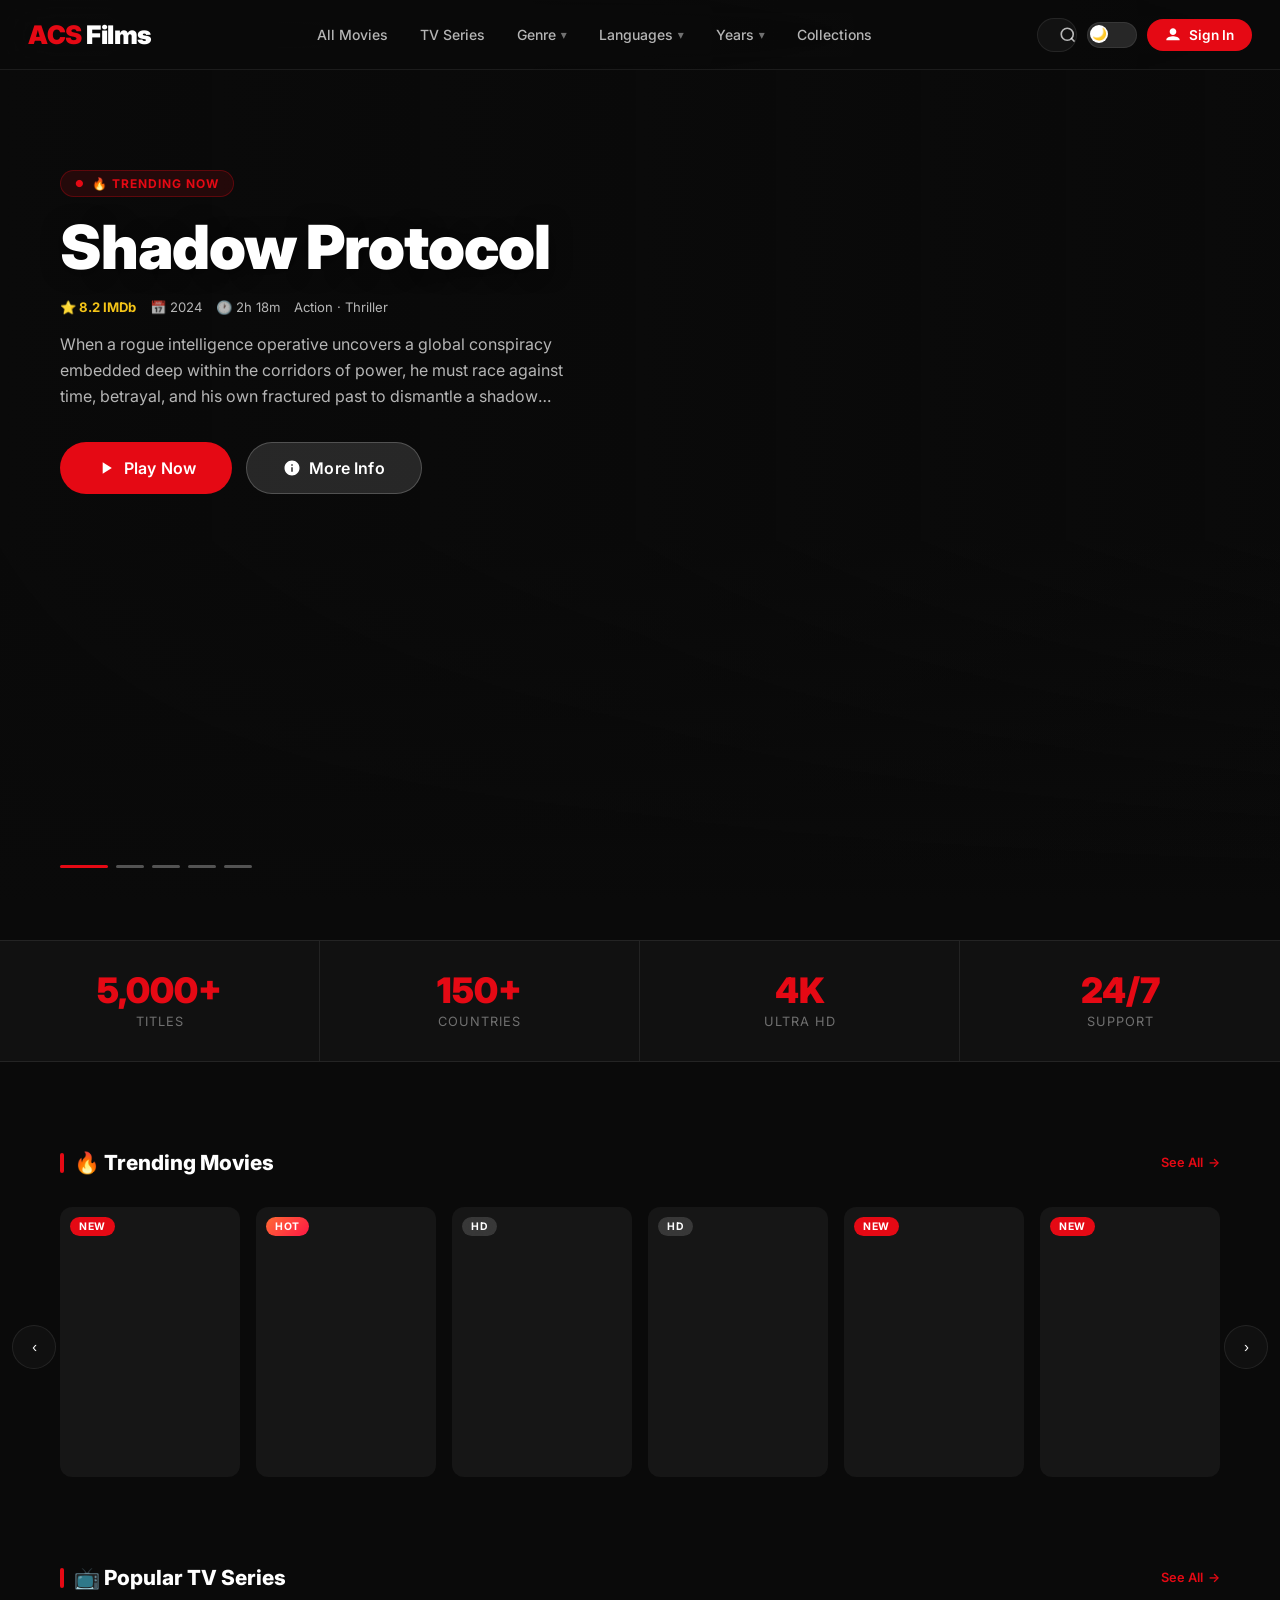
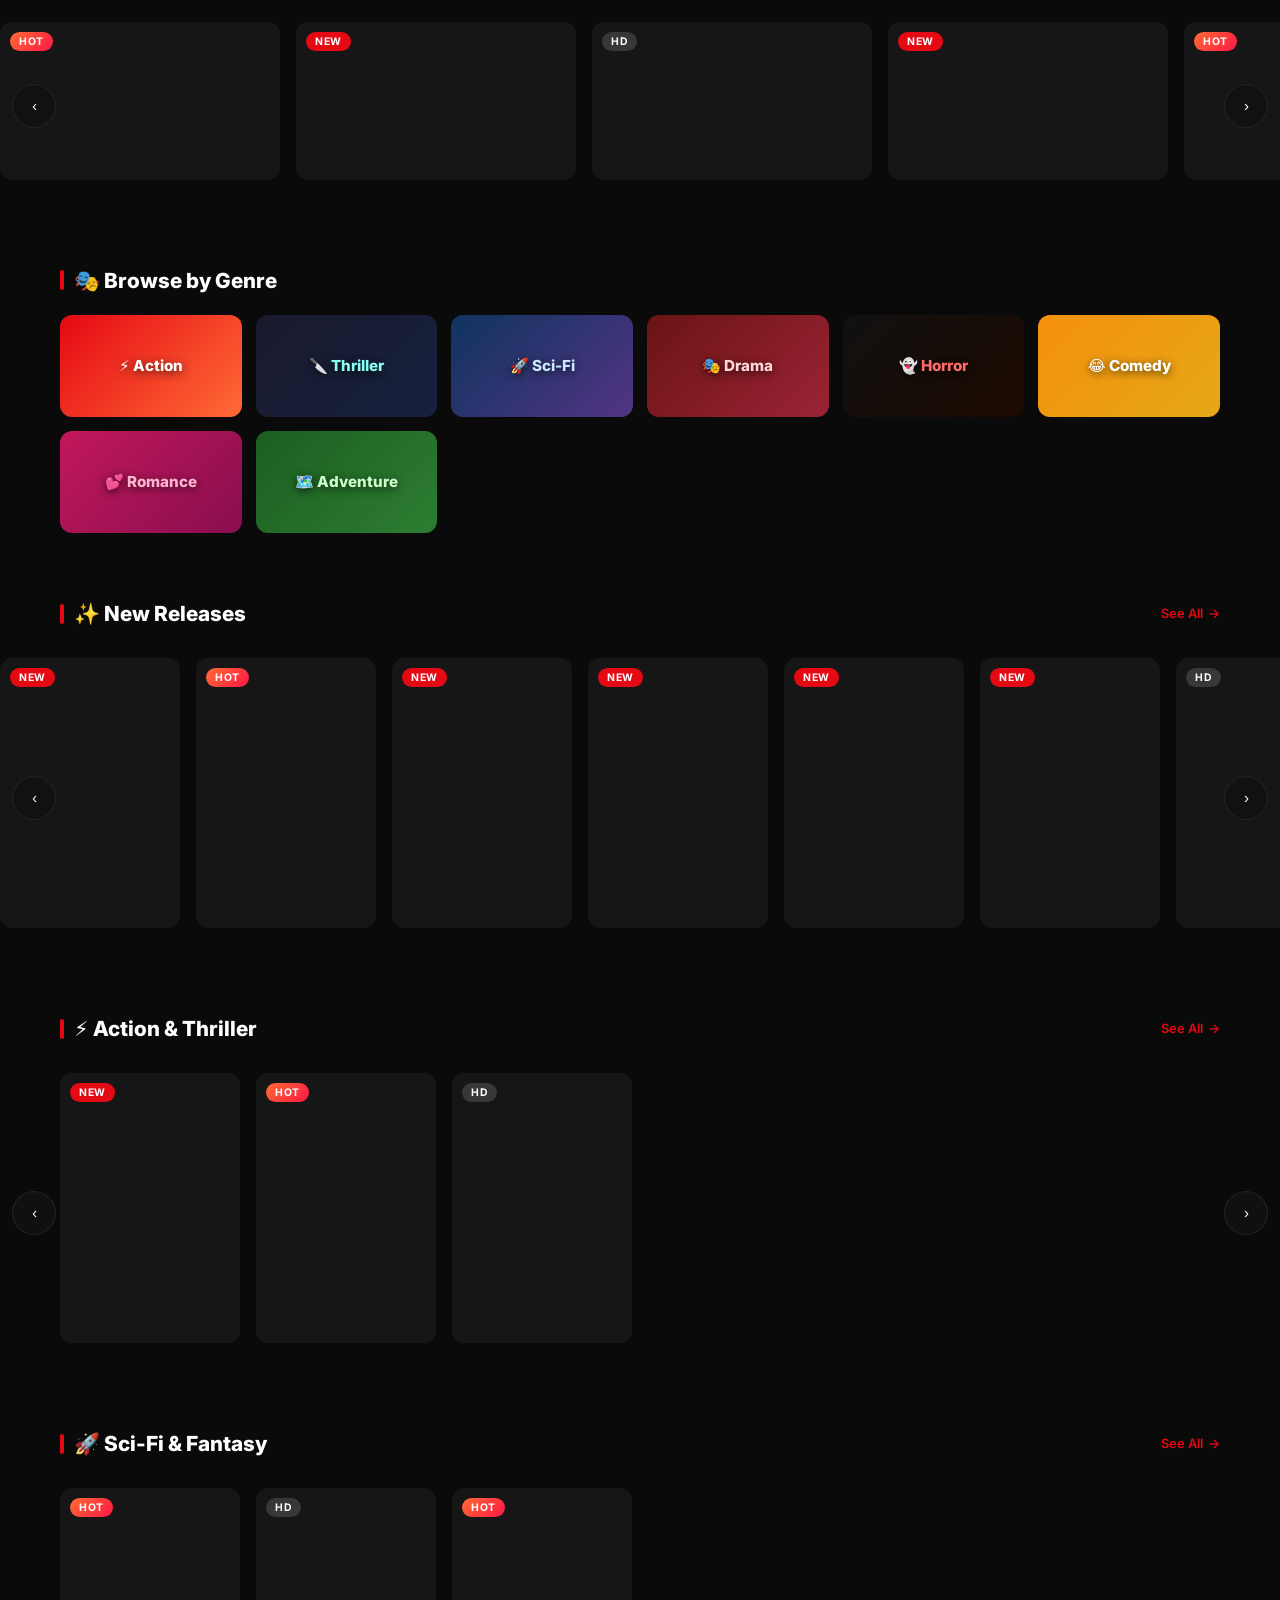
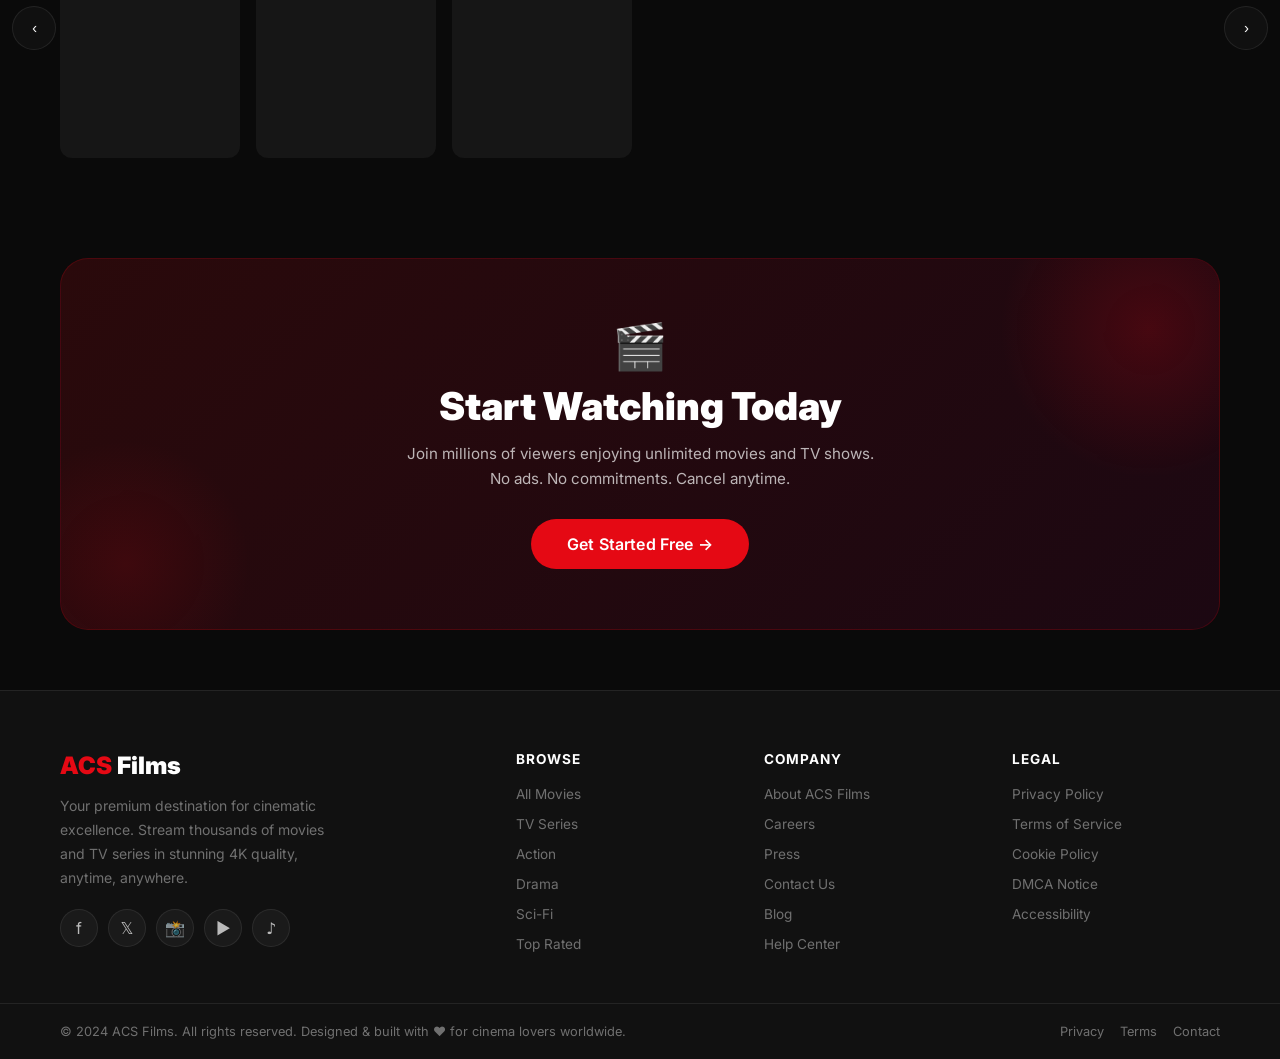
<file: index.html>
<!DOCTYPE html>
<html lang="en">
<head>
  <meta charset="UTF-8">
  <meta name="viewport" content="width=device-width, initial-scale=1.0">
  <meta name="description" content="ACS Films — Premium Movie & TV Series Streaming Platform. Watch the latest movies, TV shows, and exclusive content.">
  <title>ACS Films — Premium Streaming</title>
  <link rel="stylesheet" href="style.css">
  <link rel="preconnect" href="https://fonts.googleapis.com">
  <link href="https://fonts.googleapis.com/css2?family=Inter:wght@300;400;500;600;700;800;900&display=swap" rel="stylesheet">
</head>
<body data-page="home">

  <!-- ═══════════ NAVBAR ═══════════ -->
  <nav class="navbar" id="navbar" aria-label="Main Navigation">
    <a href="index.html" class="nav-logo" aria-label="ACS Films Home">
      <span class="logo-acs">ACS</span><span class="logo-films"> Films</span>
    </a>

    <div class="nav-links" role="menubar">
      <a href="all-movies.html" class="nav-link" role="menuitem">All Movies</a>
      <a href="all-movies.html?type=series" class="nav-link" role="menuitem">TV Series</a>

      <div class="nav-dropdown-wrap" role="menuitem">
        <button class="nav-link has-dropdown" aria-haspopup="true" aria-expanded="false">Genre</button>
        <div class="nav-dropdown" role="menu">
          <a href="all-movies.html?filter=Action" role="menuitem">🎬 Action</a>
          <a href="all-movies.html?filter=Thriller" role="menuitem">🔪 Thriller</a>
          <a href="all-movies.html?filter=Sci-Fi" role="menuitem">🚀 Sci-Fi</a>
          <a href="all-movies.html?filter=Drama" role="menuitem">🎭 Drama</a>
          <a href="all-movies.html?filter=Horror" role="menuitem">👻 Horror</a>
          <a href="all-movies.html?filter=Comedy" role="menuitem">😂 Comedy</a>
          <a href="all-movies.html?filter=Romance" role="menuitem">💕 Romance</a>
          <a href="all-movies.html?filter=Adventure" role="menuitem">🗺️ Adventure</a>
          <a href="all-movies.html?filter=Crime" role="menuitem">🕵️ Crime</a>
        </div>
      </div>

      <div class="nav-dropdown-wrap" role="menuitem">
        <button class="nav-link has-dropdown" aria-haspopup="true" aria-expanded="false">Languages</button>
        <div class="nav-dropdown" role="menu">
          <a href="all-movies.html?lang=English" role="menuitem">🇺🇸 English</a>
          <a href="all-movies.html?lang=French" role="menuitem">🇫🇷 French</a>
          <a href="all-movies.html?lang=Spanish" role="menuitem">🇪🇸 Spanish</a>
          <a href="all-movies.html?lang=Japanese" role="menuitem">🇯🇵 Japanese</a>
          <a href="all-movies.html?lang=Korean" role="menuitem">🇰🇷 Korean</a>
          <a href="all-movies.html?lang=German" role="menuitem">🇩🇪 German</a>
        </div>
      </div>

      <div class="nav-dropdown-wrap" role="menuitem">
        <button class="nav-link has-dropdown" aria-haspopup="true" aria-expanded="false">Years</button>
        <div class="nav-dropdown" role="menu">
          <a href="all-movies.html?year=2024" role="menuitem">📅 2024</a>
          <a href="all-movies.html?year=2023" role="menuitem">📅 2023</a>
          <a href="all-movies.html?year=2022" role="menuitem">📅 2022</a>
          <a href="all-movies.html?year=2021" role="menuitem">📅 2021</a>
        </div>
      </div>

      <a href="all-movies.html?collection=top" class="nav-link" role="menuitem">Collections</a>

      <a href="#" class="nav-link nav-account nav-account-link" id="navAccountLink" role="menuitem" style="display:none;">
        👤 My Account
      </a>
    </div>

    <div class="nav-right">
      <div class="search-wrap" id="searchWrap" role="search">
        <input class="search-input" type="text" placeholder="Search movies, series..." aria-label="Search" autocomplete="off">
        <button class="search-btn" aria-label="Search">
          <svg viewBox="0 0 24 24" fill="none" stroke="currentColor" stroke-width="2.2" stroke-linecap="round" stroke-linejoin="round"><circle cx="11" cy="11" r="8"/><path d="m21 21-4.35-4.35"/></svg>
        </button>
      </div>
      <div id="searchResults" class="search-results" role="listbox" aria-label="Search results"></div>

      <div class="theme-toggle-wrap" title="Toggle Light/Dark Mode">
        <label class="theme-toggle" aria-label="Theme toggle">
          <input type="checkbox" class="theme-checkbox" aria-label="Toggle dark/light mode">
          <span class="toggle-track"></span>
          <span class="toggle-thumb"><span class="theme-icon">🌙</span></span>
        </label>
      </div>

      <button class="btn-auth btn-auth-signin" aria-label="Sign In" onclick="Auth.open('signin')">
        <svg width="16" height="16" viewBox="0 0 24 24" fill="currentColor"><path d="M12 12c2.7 0 5-2.3 5-5s-2.3-5-5-5-5 2.3-5 5 2.3 5 5 5zm0 2c-3.3 0-10 1.7-10 5v1h20v-1c0-3.3-6.7-5-10-5z"/></svg>
        Sign In
      </button>
      <button class="btn-auth btn-logout btn-auth-logout" aria-label="Logout" style="display:none;">
        <span class="btn-user-name"></span>
        <svg width="14" height="14" viewBox="0 0 24 24" fill="currentColor"><path d="M17 7l-1.4 1.4 2.6 2.6H9v2h9.2l-2.6 2.6L17 17l5-5-5-5zm-5 10H5V7h7V5H5c-1.1 0-2 .9-2 2v10c0 1.1.9 2 2 2h7v-2z"/></svg>
      </button>

      <button class="hamburger" id="hamburgerBtn" aria-label="Toggle menu" aria-expanded="false">
        <span></span><span></span><span></span>
      </button>
    </div>
  </nav>

  <!-- Mobile Menu -->
  <div class="mobile-menu" id="mobileMenu">
    <div class="mobile-search">
      <input type="text" placeholder="Search movies, shows..." aria-label="Mobile search">
      <button class="mobile-search-btn" aria-label="Search">🔍</button>
    </div>
    <a href="all-movies.html">🎬 All Movies</a>
    <a href="all-movies.html?type=series">📺 TV Series</a>
    <a href="all-movies.html?filter=Action">⚡ Action</a>
    <a href="all-movies.html?filter=Thriller">🔪 Thriller</a>
    <a href="all-movies.html?filter=Sci-Fi">🚀 Sci-Fi</a>
    <a href="all-movies.html?filter=Drama">🎭 Drama</a>
    <a href="contact.html">📧 Contact</a>
    <a href="#" class="nav-account nav-account-link" style="display:none;">👤 My Account</a>
    <button class="btn-auth-signin" onclick="Auth.open('signin')">Sign In / Sign Up</button>
    <button class="btn-auth-logout" style="display:none;" onclick="Auth.logout()">Sign Out</button>
  </div>

  <!-- ═══════════ HERO SECTION ═══════════ -->
  <section class="hero" id="heroSection" aria-label="Featured Content">
    <div class="hero-bg" id="heroBg" role="img" aria-label="Hero background"></div>
    <div class="hero-overlay" aria-hidden="true"></div>
    <div class="hero-content">
      <div class="hero-badge" id="heroBadge">🔥 Trending Now</div>
      <h1 class="hero-title" id="heroTitle">Loading...</h1>
      <div class="hero-meta" id="heroMeta"></div>
      <p class="hero-desc" id="heroDesc"></p>
      <div class="hero-actions">
        <button class="btn btn-primary btn-lg" id="heroPlayBtn" aria-label="Play movie">
          <svg width="20" height="20" viewBox="0 0 24 24" fill="currentColor"><path d="M8 5v14l11-7z"/></svg>
          Play Now
        </button>
        <button class="btn btn-secondary btn-lg" id="heroInfoBtn" aria-label="More info">
          <svg width="18" height="18" viewBox="0 0 24 24" fill="currentColor"><path d="M12 2C6.48 2 2 6.48 2 12s4.48 10 10 10 10-4.48 10-10S17.52 2 12 2zm1 15h-2v-6h2v6zm0-8h-2V7h2v2z"/></svg>
          More Info
        </button>
      </div>
    </div>
    <div class="hero-indicators" id="heroIndicators" aria-label="Hero navigation">
      <div class="hero-dot active" data-index="0" role="button" aria-label="Slide 1"></div>
      <div class="hero-dot" data-index="1" role="button" aria-label="Slide 2"></div>
      <div class="hero-dot" data-index="2" role="button" aria-label="Slide 3"></div>
      <div class="hero-dot" data-index="3" role="button" aria-label="Slide 4"></div>
      <div class="hero-dot" data-index="4" role="button" aria-label="Slide 5"></div>
    </div>
  </section>

  <!-- ═══════════ STATS STRIP ═══════════ -->
  <div class="stats-strip" aria-label="Platform statistics">
    <div class="stat-item">
      <div class="stat-num" aria-label="5000 plus titles">5,000+</div>
      <div class="stat-label">Titles</div>
    </div>
    <div class="stat-item">
      <div class="stat-num">150+</div>
      <div class="stat-label">Countries</div>
    </div>
    <div class="stat-item">
      <div class="stat-num">4K</div>
      <div class="stat-label">Ultra HD</div>
    </div>
    <div class="stat-item">
      <div class="stat-num">24/7</div>
      <div class="stat-label">Support</div>
    </div>
  </div>

  <!-- ═══════════ TRENDING MOVIES ═══════════ -->
  <section class="section" aria-labelledby="trendingTitle">
    <div class="section-header">
      <h2 class="section-title" id="trendingTitle">
        <span class="section-title-bar" aria-hidden="true"></span>
        🔥 Trending Movies
      </h2>
      <a href="all-movies.html" class="section-see-all" aria-label="See all trending movies">
        <span>See All</span> →
      </a>
    </div>
    <div class="slider-wrap">
      <button class="slider-arrow prev" aria-label="Scroll left">&#8249;</button>
      <div class="slider" id="trendingSlider" role="list" aria-label="Trending movies"></div>
      <button class="slider-arrow next" aria-label="Scroll right">&#8250;</button>
    </div>
  </section>

  <!-- ═══════════ TV SERIES ═══════════ -->
  <section class="section" aria-labelledby="tvTitle">
    <div class="section-header">
      <h2 class="section-title" id="tvTitle">
        <span class="section-title-bar" aria-hidden="true"></span>
        📺 Popular TV Series
      </h2>
      <a href="all-movies.html?type=series" class="section-see-all" aria-label="See all TV series">
        <span>See All</span> →
      </a>
    </div>
    <div class="slider-wrap">
      <button class="slider-arrow prev" aria-label="Scroll left">&#8249;</button>
      <div class="slider" id="tvSeriesSlider" role="list" aria-label="TV Series"></div>
      <button class="slider-arrow next" aria-label="Scroll right">&#8250;</button>
    </div>
  </section>

  <!-- ═══════════ GENRE GRID ═══════════ -->
  <section class="section" aria-labelledby="genreTitle">
    <div class="section-header">
      <h2 class="section-title" id="genreTitle">
        <span class="section-title-bar" aria-hidden="true"></span>
        🎭 Browse by Genre
      </h2>
    </div>
    <div class="genre-grid">
      <a href="all-movies.html?filter=Action" class="genre-card" style="background:linear-gradient(135deg,#E50914,#FF6B35)">
        <div class="genre-card-overlay">⚡ Action</div>
      </a>
      <a href="all-movies.html?filter=Thriller" class="genre-card" style="background:linear-gradient(135deg,#1a1a2e,#16213e)">
        <div class="genre-card-overlay" style="color:#8BFFF4">🔪 Thriller</div>
      </a>
      <a href="all-movies.html?filter=Sci-Fi" class="genre-card" style="background:linear-gradient(135deg,#0f3460,#533483)">
        <div class="genre-card-overlay" style="color:#C8E6FF">🚀 Sci-Fi</div>
      </a>
      <a href="all-movies.html?filter=Drama" class="genre-card" style="background:linear-gradient(135deg,#6A1414,#9B2335)">
        <div class="genre-card-overlay" style="color:#FFD6D6">🎭 Drama</div>
      </a>
      <a href="all-movies.html?filter=Horror" class="genre-card" style="background:linear-gradient(135deg,#111,#1C0A00)">
        <div class="genre-card-overlay" style="color:#FF6B6B">👻 Horror</div>
      </a>
      <a href="all-movies.html?filter=Comedy" class="genre-card" style="background:linear-gradient(135deg,#F4900C,#E6A817)">
        <div class="genre-card-overlay">😂 Comedy</div>
      </a>
      <a href="all-movies.html?filter=Romance" class="genre-card" style="background:linear-gradient(135deg,#C2185B,#880E4F)">
        <div class="genre-card-overlay" style="color:#FFB3CE">💕 Romance</div>
      </a>
      <a href="all-movies.html?filter=Adventure" class="genre-card" style="background:linear-gradient(135deg,#1B5E20,#2E7D32)">
        <div class="genre-card-overlay" style="color:#CCFFCC">🗺️ Adventure</div>
      </a>
    </div>
  </section>

  <!-- ═══════════ NEW RELEASES ═══════════ -->
  <section class="section" aria-labelledby="newTitle">
    <div class="section-header">
      <h2 class="section-title" id="newTitle">
        <span class="section-title-bar" aria-hidden="true"></span>
        ✨ New Releases
      </h2>
      <a href="all-movies.html?year=2024" class="section-see-all">
        <span>See All</span> →
      </a>
    </div>
    <div class="slider-wrap">
      <button class="slider-arrow prev" aria-label="Scroll left">&#8249;</button>
      <div class="slider" id="newReleasesSlider" role="list" aria-label="New releases"></div>
      <button class="slider-arrow next" aria-label="Scroll right">&#8250;</button>
    </div>
  </section>

  <!-- ═══════════ ACTION SECTION ═══════════ -->
  <section class="section" aria-labelledby="actionTitle">
    <div class="section-header">
      <h2 class="section-title" id="actionTitle">
        <span class="section-title-bar" aria-hidden="true"></span>
        ⚡ Action & Thriller
      </h2>
      <a href="all-movies.html?filter=Action" class="section-see-all">
        <span>See All</span> →
      </a>
    </div>
    <div class="slider-wrap">
      <button class="slider-arrow prev" aria-label="Scroll left">&#8249;</button>
      <div class="slider" id="actionSlider" role="list" aria-label="Action movies"></div>
      <button class="slider-arrow next" aria-label="Scroll right">&#8250;</button>
    </div>
  </section>

  <!-- ═══════════ SCI-FI SECTION ═══════════ -->
  <section class="section" aria-labelledby="scifiTitle">
    <div class="section-header">
      <h2 class="section-title" id="scifiTitle">
        <span class="section-title-bar" aria-hidden="true"></span>
        🚀 Sci-Fi & Fantasy
      </h2>
      <a href="all-movies.html?filter=Sci-Fi" class="section-see-all">
        <span>See All</span> →
      </a>
    </div>
    <div class="slider-wrap">
      <button class="slider-arrow prev" aria-label="Scroll left">&#8249;</button>
      <div class="slider" id="scifiSlider" role="list" aria-label="Sci-Fi movies"></div>
      <button class="slider-arrow next" aria-label="Scroll right">&#8250;</button>
    </div>
  </section>

  <!-- ═══════════ CTA BANNER ═══════════ -->
  <section style="margin:60px 60px;padding:60px 50px;background:linear-gradient(135deg,rgba(229,9,20,0.15),rgba(100,0,50,0.2));border:1px solid rgba(229,9,20,0.2);border-radius:28px;text-align:center;position:relative;overflow:hidden;" aria-label="Sign up call to action">
    <div style="position:absolute;top:-80px;right:-80px;width:300px;height:300px;background:radial-gradient(circle,rgba(229,9,20,0.2),transparent 70%);pointer-events:none;"></div>
    <div style="position:absolute;bottom:-60px;left:-60px;width:250px;height:250px;background:radial-gradient(circle,rgba(229,9,20,0.12),transparent 70%);pointer-events:none;"></div>
    <div style="position:relative;z-index:1;">
      <div style="font-size:2.8rem;margin-bottom:10px;">🎬</div>
      <h2 style="font-size:clamp(1.5rem,3vw,2.4rem);font-weight:900;margin-bottom:12px;">Start Watching Today</h2>
      <p style="color:var(--text-secondary);max-width:480px;margin:0 auto 28px;line-height:1.65;font-size:0.95rem;">Join millions of viewers enjoying unlimited movies and TV shows. No ads. No commitments. Cancel anytime.</p>
      <button class="btn btn-primary btn-lg btn-auth-signin" onclick="Auth.open('signup')" aria-label="Get started free">Get Started Free →</button>
    </div>
  </section>

  <!-- ═══════════ FOOTER ═══════════ -->
  <footer class="footer" aria-label="Site footer">
    <div class="footer-main">
      <div class="footer-brand">
        <div class="footer-logo"><span class="logo-acs" style="color:var(--accent)">ACS</span><span class="logo-films"> Films</span></div>
        <p class="footer-desc">Your premium destination for cinematic excellence. Stream thousands of movies and TV series in stunning 4K quality, anytime, anywhere.</p>
        <div class="footer-socials" aria-label="Social media links">
          <a href="#" class="footer-social-btn" aria-label="Facebook">f</a>
          <a href="#" class="footer-social-btn" aria-label="Twitter">𝕏</a>
          <a href="#" class="footer-social-btn" aria-label="Instagram">📸</a>
          <a href="#" class="footer-social-btn" aria-label="YouTube">▶</a>
          <a href="#" class="footer-social-btn" aria-label="TikTok">♪</a>
        </div>
      </div>
      <div class="footer-col">
        <h4>Browse</h4>
        <ul>
          <li><a href="all-movies.html">All Movies</a></li>
          <li><a href="all-movies.html?type=series">TV Series</a></li>
          <li><a href="all-movies.html?filter=Action">Action</a></li>
          <li><a href="all-movies.html?filter=Drama">Drama</a></li>
          <li><a href="all-movies.html?filter=Sci-Fi">Sci-Fi</a></li>
          <li><a href="all-movies.html?collection=top">Top Rated</a></li>
        </ul>
      </div>
      <div class="footer-col">
        <h4>Company</h4>
        <ul>
          <li><a href="#">About ACS Films</a></li>
          <li><a href="#">Careers</a></li>
          <li><a href="#">Press</a></li>
          <li><a href="contact.html">Contact Us</a></li>
          <li><a href="#">Blog</a></li>
          <li><a href="#">Help Center</a></li>
        </ul>
      </div>
      <div class="footer-col">
        <h4>Legal</h4>
        <ul>
          <li><a href="#">Privacy Policy</a></li>
          <li><a href="#">Terms of Service</a></li>
          <li><a href="#">Cookie Policy</a></li>
          <li><a href="#">DMCA Notice</a></li>
          <li><a href="#">Accessibility</a></li>
        </ul>
      </div>
    </div>
    <div class="footer-bottom">
      <p class="footer-bottom-text">© 2024 ACS Films. All rights reserved. Designed & built with ❤️ for cinema lovers worldwide.</p>
      <div style="display:flex;gap:16px;flex-wrap:wrap;">
        <a href="#" style="font-size:0.8rem;color:var(--text-muted);transition:color 0.18s" onmouseover="this.style.color='var(--accent)'" onmouseout="this.style.color='var(--text-muted)'">Privacy</a>
        <a href="#" style="font-size:0.8rem;color:var(--text-muted);transition:color 0.18s" onmouseover="this.style.color='var(--accent)'" onmouseout="this.style.color='var(--text-muted)'">Terms</a>
        <a href="contact.html" style="font-size:0.8rem;color:var(--text-muted);transition:color 0.18s" onmouseover="this.style.color='var(--accent)'" onmouseout="this.style.color='var(--text-muted)'">Contact</a>
      </div>
    </div>
  </footer>

  <!-- ═══════════ AUTH OVERLAY ═══════════ -->
  <div class="auth-overlay" id="authOverlay" role="dialog" aria-modal="true" aria-label="Sign In / Sign Up">
    <div class="auth-backdrop"></div>
    <div class="auth-bg-image" style="background-image:url('https://images.pexels.com/photos/7991394/pexels-photo-7991394.jpeg?auto=compress&cs=tinysrgb&fit=crop&h=900&w=1200')"></div>
    <div class="auth-modal">
      <button class="auth-close" aria-label="Close">✕</button>
      <div class="auth-modal-logo">
        <span style="color:var(--accent)">ACS</span> Films
      </div>
      <p class="auth-modal-sub">Your cinematic universe awaits.</p>
      <div class="auth-tabs" role="tablist">
        <button class="auth-tab active" data-tab="signin" role="tab" aria-selected="true">Sign In</button>
        <button class="auth-tab" data-tab="signup" role="tab" aria-selected="false">Sign Up</button>
      </div>

      <!-- Sign In Panel -->
      <div class="auth-form-panel active" data-panel="signin" role="tabpanel">
        <form id="signinForm" class="auth-form" novalidate>
          <div class="form-group">
            <label class="form-label" for="siEmail">Email Address</label>
            <input class="form-input" id="siEmail" type="email" name="email" placeholder="you@example.com" required autocomplete="email">
          </div>
          <div class="form-group">
            <label class="form-label" for="siPass">Password</label>
            <input class="form-input" id="siPass" type="password" name="password" placeholder="Enter your password" required autocomplete="current-password">
          </div>
          <button type="submit" class="btn-form-submit">Sign In →</button>
        </form>
        <div class="auth-divider">or continue with</div>
        <div style="display:flex;flex-direction:column;gap:10px;">
          <button class="btn-social btn-google" aria-label="Sign in with Google">
            <svg width="18" height="18" viewBox="0 0 24 24"><path fill="#4285F4" d="M22.56 12.25c0-.78-.07-1.53-.2-2.25H12v4.26h5.92c-.26 1.37-1.04 2.53-2.21 3.31v2.77h3.57c2.08-1.92 3.28-4.74 3.28-8.09z"/><path fill="#34A853" d="M12 23c2.97 0 5.46-.98 7.28-2.66l-3.57-2.77c-.98.66-2.23 1.06-3.71 1.06-2.86 0-5.29-1.93-6.16-4.53H2.18v2.84C3.99 20.53 7.7 23 12 23z"/><path fill="#FBBC05" d="M5.84 14.09c-.22-.66-.35-1.36-.35-2.09s.13-1.43.35-2.09V7.07H2.18C1.43 8.55 1 10.22 1 12s.43 3.45 1.18 4.93l2.85-2.22.81-.62z"/><path fill="#EA4335" d="M12 5.38c1.62 0 3.06.56 4.21 1.64l3.15-3.15C17.45 2.09 14.97 1 12 1 7.7 1 3.99 3.47 2.18 7.07l3.66 2.84c.87-2.6 3.3-4.53 6.16-4.53z"/></svg>
            Continue with Google
          </button>
          <button class="btn-social btn-apple" aria-label="Sign in with Apple">
            <svg width="18" height="18" viewBox="0 0 24 24" fill="currentColor"><path d="M18.71 19.5c-.83 1.24-1.71 2.45-3.05 2.47-1.34.03-1.77-.79-3.29-.79-1.53 0-2 .77-3.27.82-1.31.05-2.3-1.32-3.14-2.53C4.25 17 2.94 12.45 4.7 9.39c.87-1.52 2.43-2.48 4.12-2.51 1.28-.02 2.5.87 3.29.87.78 0 2.26-1.07 3.8-.91.65.03 2.47.26 3.64 1.98l-.09.06c-.22.14-2.2 1.29-2.18 3.85.03 3.05 2.68 4.07 2.71 4.08-.03.07-.42 1.44-1.38 2.64M13 3.5c.73-.83 1.94-1.46 2.94-1.5.13 1.17-.34 2.35-1.04 3.19-.69.85-1.83 1.51-2.95 1.42-.15-1.15.41-2.35 1.05-3.11z"/></svg>
            Continue with Apple
          </button>
        </div>
        <p style="text-align:center;font-size:0.78rem;color:var(--text-muted);margin-top:8px;">By signing in, you agree to our <a href="#" style="color:var(--accent)">Terms</a> & <a href="#" style="color:var(--accent)">Privacy Policy</a>.</p>
      </div>

      <!-- Sign Up Panel -->
      <div class="auth-form-panel" data-panel="signup" role="tabpanel">
        <form id="signupForm" class="auth-form" novalidate>
          <div class="form-group">
            <label class="form-label" for="suName">Full Name</label>
            <input class="form-input" id="suName" type="text" name="name" placeholder="Your full name" required autocomplete="name">
          </div>
          <div class="form-group">
            <label class="form-label" for="suEmail">Email Address</label>
            <input class="form-input" id="suEmail" type="email" name="email" placeholder="you@example.com" required autocomplete="email">
          </div>
          <div class="form-group">
            <label class="form-label" for="suPass">Password</label>
            <input class="form-input" id="suPass" type="password" name="password" placeholder="Create a strong password" required autocomplete="new-password">
          </div>
          <button type="submit" class="btn-form-submit">Create Account →</button>
        </form>
        <div class="auth-divider">or sign up with</div>
        <div style="display:flex;flex-direction:column;gap:10px;">
          <button class="btn-social btn-google" aria-label="Sign up with Google">
            <svg width="18" height="18" viewBox="0 0 24 24"><path fill="#4285F4" d="M22.56 12.25c0-.78-.07-1.53-.2-2.25H12v4.26h5.92c-.26 1.37-1.04 2.53-2.21 3.31v2.77h3.57c2.08-1.92 3.28-4.74 3.28-8.09z"/><path fill="#34A853" d="M12 23c2.97 0 5.46-.98 7.28-2.66l-3.57-2.77c-.98.66-2.23 1.06-3.71 1.06-2.86 0-5.29-1.93-6.16-4.53H2.18v2.84C3.99 20.53 7.7 23 12 23z"/><path fill="#FBBC05" d="M5.84 14.09c-.22-.66-.35-1.36-.35-2.09s.13-1.43.35-2.09V7.07H2.18C1.43 8.55 1 10.22 1 12s.43 3.45 1.18 4.93l2.85-2.22.81-.62z"/><path fill="#EA4335" d="M12 5.38c1.62 0 3.06.56 4.21 1.64l3.15-3.15C17.45 2.09 14.97 1 12 1 7.7 1 3.99 3.47 2.18 7.07l3.66 2.84c.87-2.6 3.3-4.53 6.16-4.53z"/></svg>
            Sign up with Google
          </button>
          <button class="btn-social btn-apple" aria-label="Sign up with Apple">
            <svg width="18" height="18" viewBox="0 0 24 24" fill="currentColor"><path d="M18.71 19.5c-.83 1.24-1.71 2.45-3.05 2.47-1.34.03-1.77-.79-3.29-.79-1.53 0-2 .77-3.27.82-1.31.05-2.3-1.32-3.14-2.53C4.25 17 2.94 12.45 4.7 9.39c.87-1.52 2.43-2.48 4.12-2.51 1.28-.02 2.5.87 3.29.87.78 0 2.26-1.07 3.8-.91.65.03 2.47.26 3.64 1.98l-.09.06c-.22.14-2.2 1.29-2.18 3.85.03 3.05 2.68 4.07 2.71 4.08-.03.07-.42 1.44-1.38 2.64M13 3.5c.73-.83 1.94-1.46 2.94-1.5.13 1.17-.34 2.35-1.04 3.19-.69.85-1.83 1.51-2.95 1.42-.15-1.15.41-2.35 1.05-3.11z"/></svg>
            Sign up with Apple
          </button>
        </div>
      </div>
    </div>
  </div>

  <!-- ═══════════ ACCOUNT PANEL ═══════════ -->
  <div id="accountOverlay" style="display:none;position:fixed;inset:0;background:rgba(0,0,0,0.5);z-index:1999;backdrop-filter:blur(4px);" aria-hidden="true"></div>
  <aside class="account-panel" id="accountPanel" role="complementary" aria-label="My Account">
    <div class="account-panel-header">
      <h2>My Account</h2>
      <button class="panel-close" aria-label="Close account panel">✕</button>
    </div>
    <div class="account-user-info">
      <div class="user-avatar" aria-hidden="true">U</div>
      <div>
        <div class="user-name">User Name</div>
        <div class="user-email">user@example.com</div>
      </div>
    </div>
    <div class="account-tabs" role="tablist">
      <button class="account-tab active" data-tab="history" role="tab" aria-selected="true">📺 Watch History</button>
      <button class="account-tab" data-tab="watchlist" role="tab" aria-selected="false">🔖 Watchlist</button>
    </div>
    <div class="account-panel-body">
      <div class="account-tab-panel active" data-panel="history" role="tabpanel">
        <div id="historyList"></div>
      </div>
      <div class="account-tab-panel" data-panel="watchlist" role="tabpanel">
        <div id="watchlistList"></div>
      </div>
    </div>
    <div style="padding:20px 28px;border-top:1px solid var(--border-glass);flex-shrink:0;">
      <button class="btn btn-ghost" style="width:100%;" onclick="Auth.logout()">
        <svg width="16" height="16" viewBox="0 0 24 24" fill="currentColor"><path d="M17 7l-1.4 1.4 2.6 2.6H9v2h9.2l-2.6 2.6L17 17l5-5-5-5zm-5 10H5V7h7V5H5c-1.1 0-2 .9-2 2v10c0 1.1.9 2 2 2h7v-2z"/></svg>
        Sign Out
      </button>
    </div>
  </aside>

  <script src="script.js"></script>
</body>
</html>
</file>
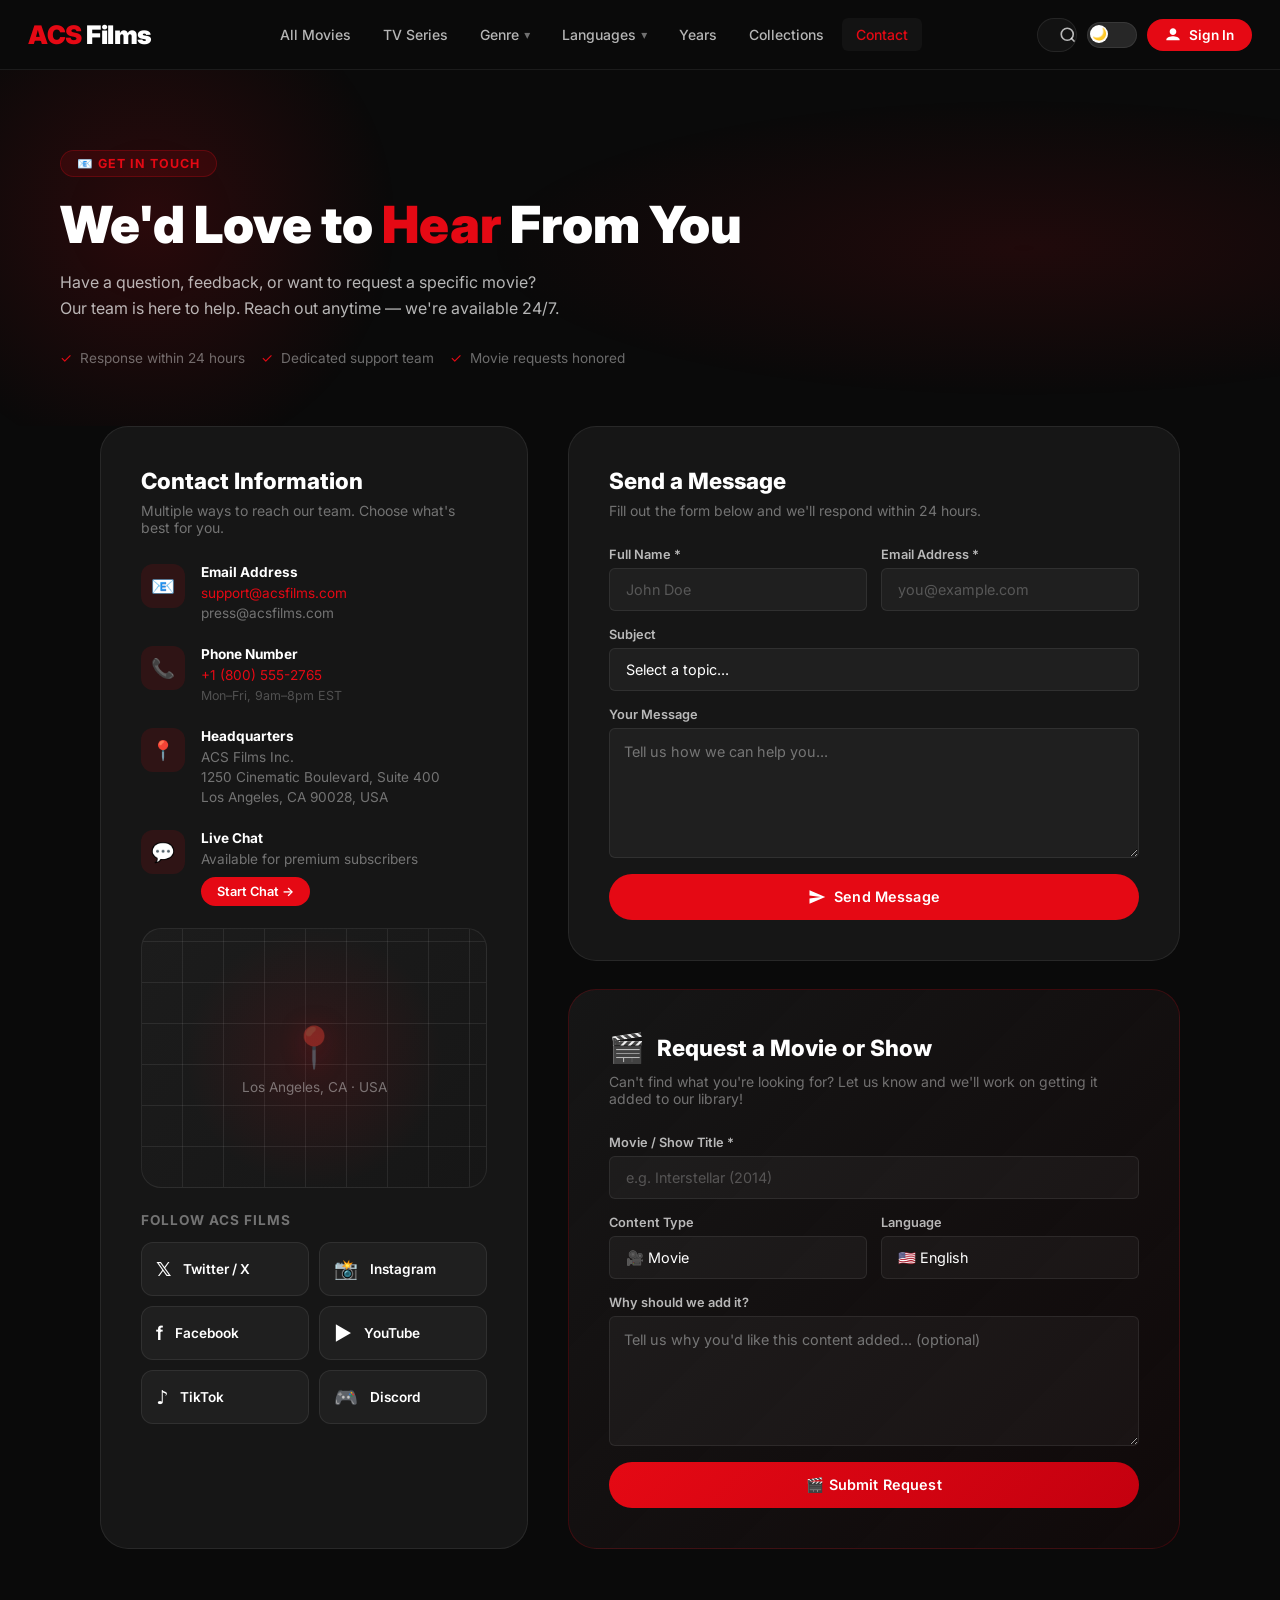
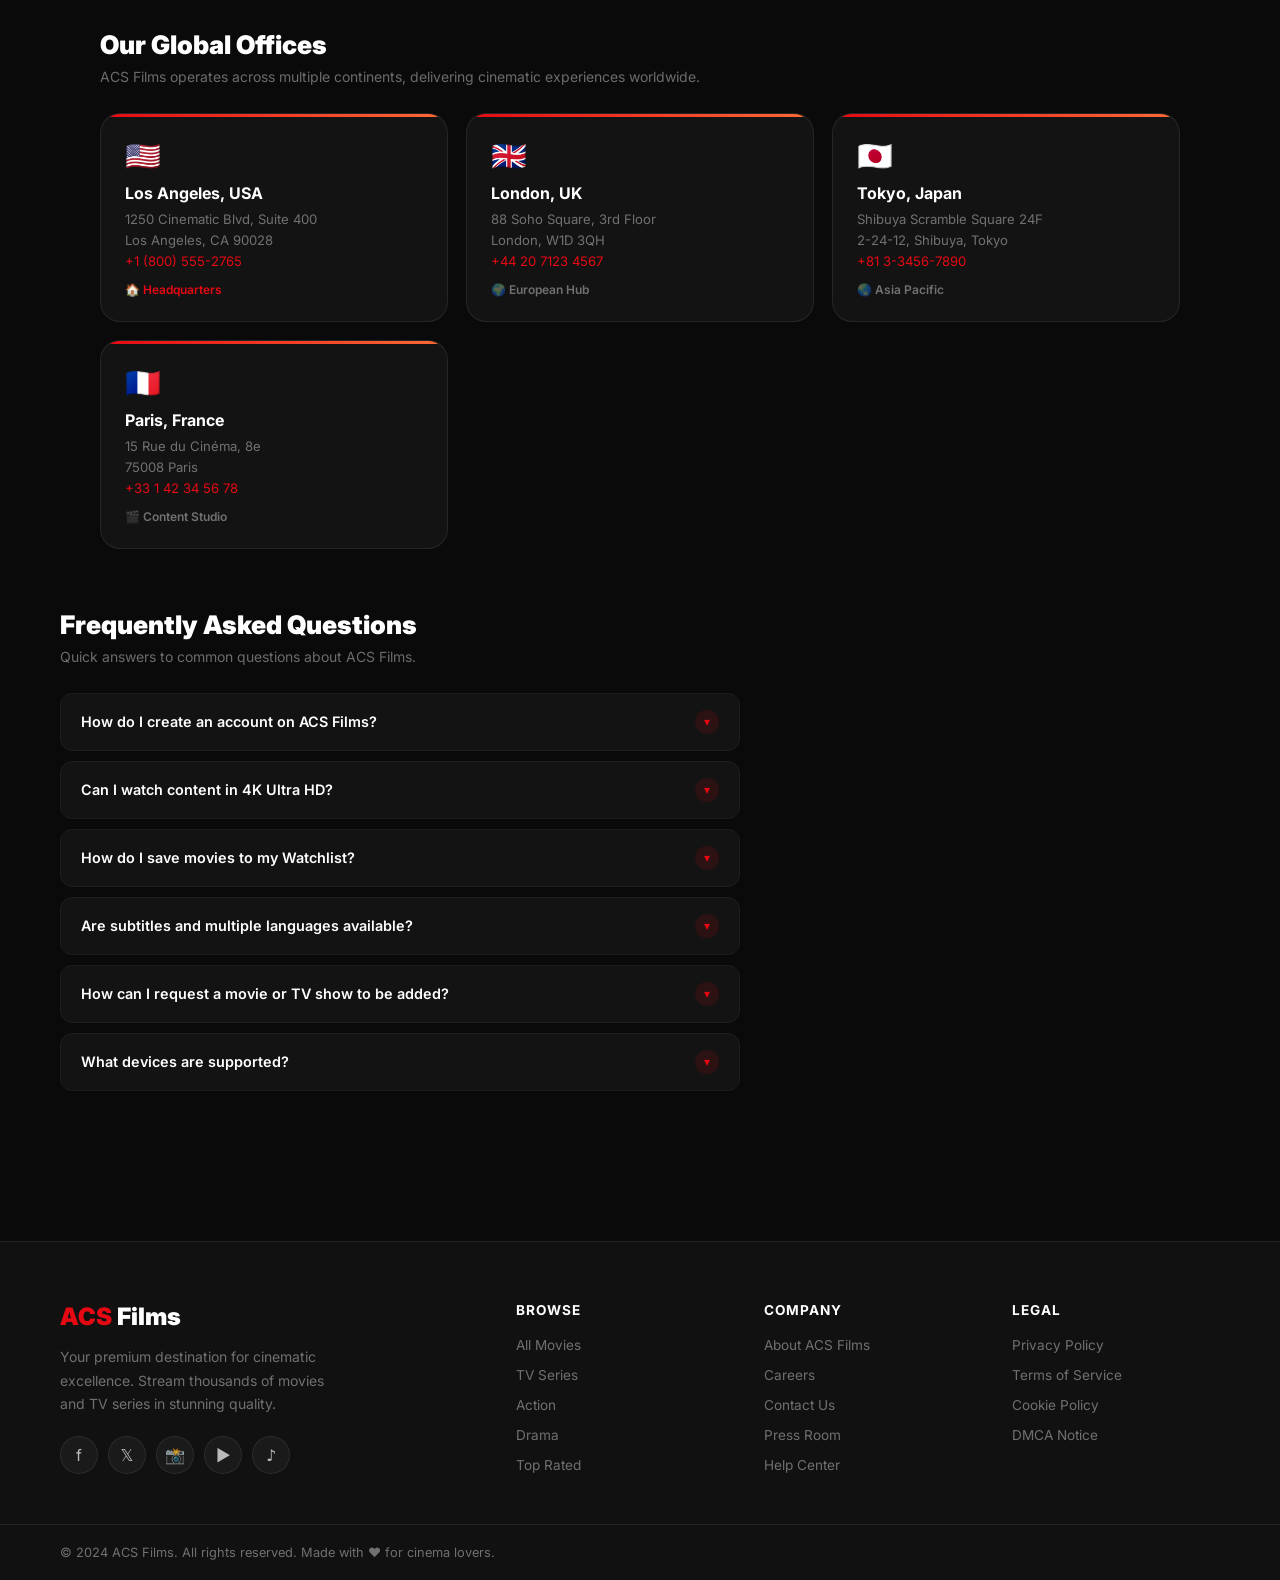
<file: contact.html>
<!DOCTYPE html>
<html lang="en">
<head>
  <meta charset="UTF-8">
  <meta name="viewport" content="width=device-width, initial-scale=1.0">
  <meta name="description" content="Contact ACS Films — Get in touch with our support team, request movies, or find us on social media.">
  <title>Contact Us — ACS Films</title>
  <link rel="stylesheet" href="style.css">
  <link href="https://fonts.googleapis.com/css2?family=Inter:wght@300;400;500;600;700;800;900&display=swap" rel="stylesheet">
  <style>
    .map-placeholder {
      width: 100%;
      height: 260px;
      background: linear-gradient(135deg, var(--bg-elevated), var(--bg-card));
      border-radius: var(--radius-lg);
      display: flex;
      align-items: center;
      justify-content: center;
      border: 1px solid var(--border-glass);
      position: relative;
      overflow: hidden;
      margin-top: 20px;
    }
    .map-placeholder::before {
      content: '';
      position: absolute;
      inset: 0;
      background:
        radial-gradient(circle at 50% 50%, rgba(229,9,20,0.12) 0%, transparent 60%),
        repeating-linear-gradient(0deg, transparent, transparent 40px, var(--border-glass) 40px, var(--border-glass) 41px),
        repeating-linear-gradient(90deg, transparent, transparent 40px, var(--border-glass) 40px, var(--border-glass) 41px);
    }
    .map-pin {
      position: relative;
      z-index: 1;
      display: flex;
      flex-direction: column;
      align-items: center;
      gap: 8px;
      font-size: 0.85rem;
      color: var(--text-muted);
    }
    .map-pin-icon {
      font-size: 2.5rem;
      filter: drop-shadow(0 4px 12px rgba(229,9,20,0.5));
      animation: bounce 2s infinite;
    }
    @keyframes bounce {
      0%, 100% { transform: translateY(0); }
      50% { transform: translateY(-8px); }
    }
    .faq-item {
      border: 1px solid var(--border-glass);
      border-radius: var(--radius-md);
      overflow: hidden;
      margin-bottom: 10px;
      transition: border-color var(--transition-fast);
    }
    .faq-item:hover { border-color: var(--border-glass-hover); }
    .faq-question {
      display: flex;
      align-items: center;
      justify-content: space-between;
      padding: 16px 20px;
      cursor: pointer;
      font-size: 0.9rem;
      font-weight: 600;
      background: var(--surface-glass);
      transition: background var(--transition-fast);
      gap: 12px;
    }
    .faq-question:hover { background: var(--surface-glass-hover); }
    .faq-arrow {
      flex-shrink: 0;
      width: 24px;
      height: 24px;
      border-radius: 50%;
      background: var(--accent-subtle);
      display: flex;
      align-items: center;
      justify-content: center;
      font-size: 0.75rem;
      color: var(--accent);
      transition: transform var(--transition-fast), background var(--transition-fast);
    }
    .faq-item.open .faq-arrow { transform: rotate(180deg); background: var(--accent); color: #fff; }
    .faq-answer {
      padding: 0 20px;
      font-size: 0.875rem;
      color: var(--text-muted);
      line-height: 1.7;
      max-height: 0;
      overflow: hidden;
      transition: max-height var(--transition-mid), padding var(--transition-mid);
    }
    .faq-item.open .faq-answer { max-height: 200px; padding: 16px 20px; }
    .office-card {
      background: var(--surface-glass);
      border: 1px solid var(--border-glass);
      border-radius: var(--radius-lg);
      padding: 24px;
      transition: all var(--transition-fast);
      position: relative;
      overflow: hidden;
    }
    .office-card::before {
      content: '';
      position: absolute;
      top: 0; left: 0; right: 0;
      height: 3px;
      background: linear-gradient(90deg, var(--accent), #FF6B35);
    }
    .office-card:hover { border-color: var(--border-glass-hover); transform: translateY(-3px); box-shadow: var(--shadow-card); }
    .contact-hero-bg {
      position: absolute;
      inset: 0;
      background: radial-gradient(ellipse 60% 60% at 80% 50%, rgba(229,9,20,0.1) 0%, transparent 70%);
      pointer-events: none;
    }
  </style>
</head>
<body data-page="contact">

  <!-- ═══════════ NAVBAR ═══════════ -->
  <nav class="navbar" id="navbar">
    <a href="index.html" class="nav-logo">
      <span class="logo-acs">ACS</span><span class="logo-films"> Films</span>
    </a>
    <div class="nav-links">
      <a href="all-movies.html" class="nav-link">All Movies</a>
      <a href="all-movies.html?type=series" class="nav-link">TV Series</a>
      <div class="nav-dropdown-wrap">
        <button class="nav-link has-dropdown">Genre</button>
        <div class="nav-dropdown">
          <a href="all-movies.html?filter=Action">⚡ Action</a>
          <a href="all-movies.html?filter=Thriller">🔪 Thriller</a>
          <a href="all-movies.html?filter=Sci-Fi">🚀 Sci-Fi</a>
          <a href="all-movies.html?filter=Drama">🎭 Drama</a>
          <a href="all-movies.html?filter=Horror">👻 Horror</a>
        </div>
      </div>
      <div class="nav-dropdown-wrap">
        <button class="nav-link has-dropdown">Languages</button>
        <div class="nav-dropdown">
          <a href="all-movies.html?lang=English">🇺🇸 English</a>
          <a href="all-movies.html?lang=French">🇫🇷 French</a>
          <a href="all-movies.html?lang=Spanish">🇪🇸 Spanish</a>
        </div>
      </div>
      <a href="all-movies.html?year=2024" class="nav-link">Years</a>
      <a href="all-movies.html?collection=top" class="nav-link">Collections</a>
      <a href="#" class="nav-link active" style="color:var(--accent);">Contact</a>
      <a href="#" class="nav-link nav-account nav-account-link" style="display:none;">👤 My Account</a>
    </div>
    <div class="nav-right">
      <div class="search-wrap" id="searchWrap">
        <input class="search-input" type="text" placeholder="Search..." aria-label="Search">
        <button class="search-btn" aria-label="Search">
          <svg viewBox="0 0 24 24" fill="none" stroke="currentColor" stroke-width="2.2" stroke-linecap="round" stroke-linejoin="round"><circle cx="11" cy="11" r="8"/><path d="m21 21-4.35-4.35"/></svg>
        </button>
      </div>
      <div id="searchResults" class="search-results"></div>
      <label class="theme-toggle" aria-label="Toggle theme">
        <input type="checkbox" class="theme-checkbox">
        <span class="toggle-track"></span>
        <span class="toggle-thumb"><span class="theme-icon">🌙</span></span>
      </label>
      <button class="btn-auth btn-auth-signin" onclick="Auth.open('signin')">
        <svg width="16" height="16" viewBox="0 0 24 24" fill="currentColor"><path d="M12 12c2.7 0 5-2.3 5-5s-2.3-5-5-5-5 2.3-5 5 2.3 5 5 5zm0 2c-3.3 0-10 1.7-10 5v1h20v-1c0-3.3-6.7-5-10-5z"/></svg>
        Sign In
      </button>
      <button class="btn-auth btn-logout btn-auth-logout" style="display:none;">
        <span class="btn-user-name"></span>
        <svg width="14" height="14" viewBox="0 0 24 24" fill="currentColor"><path d="M17 7l-1.4 1.4 2.6 2.6H9v2h9.2l-2.6 2.6L17 17l5-5-5-5zm-5 10H5V7h7V5H5c-1.1 0-2 .9-2 2v10c0 1.1.9 2 2 2h7v-2z"/></svg>
      </button>
      <button class="hamburger" id="hamburgerBtn" aria-label="Toggle menu">
        <span></span><span></span><span></span>
      </button>
    </div>
  </nav>

  <!-- Mobile Menu -->
  <div class="mobile-menu" id="mobileMenu">
    <div class="mobile-search">
      <input type="text" placeholder="Search...">
      <button class="mobile-search-btn">🔍</button>
    </div>
    <a href="index.html">🏠 Home</a>
    <a href="all-movies.html">🎬 All Movies</a>
    <a href="all-movies.html?type=series">📺 TV Series</a>
    <a href="contact.html">📧 Contact</a>
    <a href="#" class="nav-account nav-account-link" style="display:none;">👤 My Account</a>
    <button class="btn-auth-signin" onclick="Auth.open('signin')">Sign In</button>
    <button class="btn-auth-logout" style="display:none;" onclick="Auth.logout()">Sign Out</button>
  </div>

  <!-- ═══════════ CONTACT HERO ═══════════ -->
  <div class="contact-page">
    <div class="contact-hero" style="position:relative;">
      <div class="contact-hero-bg" aria-hidden="true"></div>
      <div style="position:relative;z-index:1;">
        <div style="display:inline-flex;align-items:center;gap:8px;padding:5px 16px;background:var(--accent-subtle);border:1px solid rgba(229,9,20,0.25);border-radius:99px;font-size:0.78rem;font-weight:700;color:var(--accent);text-transform:uppercase;letter-spacing:1px;margin-bottom:16px;">
          📧 Get In Touch
        </div>
        <h1 class="contact-hero-title">We'd Love to <span style="color:var(--accent)">Hear</span> From You</h1>
        <p class="contact-hero-sub">Have a question, feedback, or want to request a specific movie? Our team is here to help. Reach out anytime — we're available 24/7.</p>
        <div style="display:flex;gap:16px;margin-top:28px;flex-wrap:wrap;">
          <div style="display:flex;align-items:center;gap:8px;font-size:0.85rem;color:var(--text-muted);">
            <span style="color:var(--accent)">✓</span> Response within 24 hours
          </div>
          <div style="display:flex;align-items:center;gap:8px;font-size:0.85rem;color:var(--text-muted);">
            <span style="color:var(--accent)">✓</span> Dedicated support team
          </div>
          <div style="display:flex;align-items:center;gap:8px;font-size:0.85rem;color:var(--text-muted);">
            <span style="color:var(--accent)">✓</span> Movie requests honored
          </div>
        </div>
      </div>
    </div>

    <!-- ═══════════ CONTACT GRID ═══════════ -->
    <div class="contact-grid">

      <!-- ── Contact Info Card ── -->
      <div class="contact-card">
        <h2>Contact Information</h2>
        <p class="contact-card-sub">Multiple ways to reach our team. Choose what's best for you.</p>

        <div class="contact-info-item">
          <div class="contact-icon" aria-hidden="true">📧</div>
          <div class="contact-info-text">
            <h4>Email Address</h4>
            <p><a href="mailto:support@acsfilms.com" style="color:var(--accent);">support@acsfilms.com</a></p>
            <p><a href="mailto:press@acsfilms.com" style="color:var(--text-muted);">press@acsfilms.com</a></p>
          </div>
        </div>

        <div class="contact-info-item">
          <div class="contact-icon" aria-hidden="true">📞</div>
          <div class="contact-info-text">
            <h4>Phone Number</h4>
            <p><a href="tel:+18005552765" style="color:var(--accent);">+1 (800) 555-2765</a></p>
            <p style="font-size:0.78rem;color:var(--text-disabled);margin-top:2px;">Mon–Fri, 9am–8pm EST</p>
          </div>
        </div>

        <div class="contact-info-item">
          <div class="contact-icon" aria-hidden="true">📍</div>
          <div class="contact-info-text">
            <h4>Headquarters</h4>
            <p>ACS Films Inc.<br>1250 Cinematic Boulevard, Suite 400<br>Los Angeles, CA 90028, USA</p>
          </div>
        </div>

        <div class="contact-info-item">
          <div class="contact-icon" aria-hidden="true">💬</div>
          <div class="contact-info-text">
            <h4>Live Chat</h4>
            <p>Available for premium subscribers</p>
            <button onclick="Toast.show('Live chat is available for premium subscribers! 💬','info')" style="margin-top:8px;padding:7px 16px;background:var(--accent);color:#fff;border:none;border-radius:99px;font-size:0.8rem;font-weight:600;cursor:pointer;transition:all 0.18s;" onmouseover="this.style.background='var(--accent-hover)'" onmouseout="this.style.background='var(--accent)'">Start Chat →</button>
          </div>
        </div>

        <!-- Map -->
        <div class="map-placeholder" aria-label="Office location map">
          <div class="map-pin">
            <div class="map-pin-icon">📍</div>
            <span>Los Angeles, CA · USA</span>
          </div>
        </div>

        <!-- Social Links -->
        <div style="margin-top:24px;">
          <h4 style="font-size:0.85rem;font-weight:700;text-transform:uppercase;letter-spacing:1px;color:var(--text-muted);margin-bottom:14px;">Follow ACS Films</h4>
          <div class="social-links-grid">
            <a href="#" class="social-link-card" aria-label="Twitter/X">
              <span class="soc-icon">𝕏</span>
              <span>Twitter / X</span>
            </a>
            <a href="#" class="social-link-card" aria-label="Instagram">
              <span class="soc-icon">📸</span>
              <span>Instagram</span>
            </a>
            <a href="#" class="social-link-card" aria-label="Facebook">
              <span class="soc-icon">f</span>
              <span>Facebook</span>
            </a>
            <a href="#" class="social-link-card" aria-label="YouTube">
              <span class="soc-icon">▶</span>
              <span>YouTube</span>
            </a>
            <a href="#" class="social-link-card" aria-label="TikTok">
              <span class="soc-icon">♪</span>
              <span>TikTok</span>
            </a>
            <a href="#" class="social-link-card" aria-label="Discord">
              <span class="soc-icon">🎮</span>
              <span>Discord</span>
            </a>
          </div>
        </div>
      </div>

      <!-- ── Forms Card ── -->
      <div style="display:flex;flex-direction:column;gap:28px;">

        <!-- Contact Us Form -->
        <div class="contact-card">
          <h2>Send a Message</h2>
          <p class="contact-card-sub">Fill out the form below and we'll respond within 24 hours.</p>

          <form id="contactForm" class="contact-form" novalidate>
            <div class="form-row">
              <div class="form-group">
                <label class="form-label" for="cname">Full Name *</label>
                <input class="form-input" id="cname" type="text" name="cname" placeholder="John Doe" required autocomplete="name">
              </div>
              <div class="form-group">
                <label class="form-label" for="cemail">Email Address *</label>
                <input class="form-input" id="cemail" type="email" name="cemail" placeholder="you@example.com" required autocomplete="email">
              </div>
            </div>
            <div class="form-group">
              <label class="form-label" for="csubject">Subject</label>
              <select class="form-select" id="csubject" name="csubject">
                <option value="">Select a topic...</option>
                <option value="support">🛠️ Technical Support</option>
                <option value="billing">💳 Billing Inquiry</option>
                <option value="content">🎬 Content Question</option>
                <option value="feedback">💡 Feedback</option>
                <option value="dmca">⚖️ DMCA / Legal</option>
                <option value="other">📌 Other</option>
              </select>
            </div>
            <div class="form-group">
              <label class="form-label" for="cmessage">Your Message</label>
              <textarea class="form-textarea" id="cmessage" name="cmessage" placeholder="Tell us how we can help you..." rows="5"></textarea>
            </div>
            <button type="submit" class="btn btn-primary" style="width:100%;padding:14px;" aria-label="Send message">
              <svg width="18" height="18" viewBox="0 0 24 24" fill="currentColor"><path d="M2.01 21L23 12 2.01 3 2 10l15 2-15 2z"/></svg>
              Send Message
            </button>
          </form>
        </div>

        <!-- Request a Movie Form -->
        <div class="contact-card" style="border-color:rgba(229,9,20,0.2);background:linear-gradient(135deg,var(--bg-card),rgba(229,9,20,0.03));">
          <div style="display:flex;align-items:center;gap:12px;margin-bottom:8px;">
            <div style="font-size:1.8rem;">🎬</div>
            <h2 style="margin-bottom:0;">Request a Movie or Show</h2>
          </div>
          <p class="contact-card-sub">Can't find what you're looking for? Let us know and we'll work on getting it added to our library!</p>

          <form id="requestForm" class="contact-form" novalidate>
            <div class="form-group">
              <label class="form-label" for="rtitle">Movie / Show Title *</label>
              <input class="form-input" id="rtitle" type="text" name="rtitle" placeholder="e.g. Interstellar (2014)" required>
            </div>
            <div class="form-row">
              <div class="form-group">
                <label class="form-label" for="rtype">Content Type</label>
                <select class="form-select" id="rtype" name="rtype">
                  <option value="movie">🎥 Movie</option>
                  <option value="series">📺 TV Series</option>
                  <option value="documentary">🎞️ Documentary</option>
                  <option value="anime">🎌 Anime</option>
                </select>
              </div>
              <div class="form-group">
                <label class="form-label" for="rlang">Language</label>
                <select class="form-select" id="rlang" name="rlang">
                  <option value="English">🇺🇸 English</option>
                  <option value="French">🇫🇷 French</option>
                  <option value="Spanish">🇪🇸 Spanish</option>
                  <option value="Japanese">🇯🇵 Japanese</option>
                  <option value="Korean">🇰🇷 Korean</option>
                  <option value="Other">🌍 Other</option>
                </select>
              </div>
            </div>
            <div class="form-group">
              <label class="form-label" for="rreason">Why should we add it?</label>
              <textarea class="form-textarea" id="rreason" name="rreason" rows="3" placeholder="Tell us why you'd like this content added... (optional)"></textarea>
            </div>
            <button type="submit" class="btn btn-primary" style="width:100%;padding:14px;background:linear-gradient(135deg,var(--accent),#c4000f);" aria-label="Submit request">
              🎬 Submit Request
            </button>
          </form>
        </div>
      </div>
    </div>

    <!-- ═══════════ OFFICE LOCATIONS ═══════════ -->
    <section style="padding:0 60px 60px;max-width:1200px;margin:0 auto;" aria-labelledby="officesTitle">
      <div style="margin-bottom:28px;">
        <h2 style="font-size:1.6rem;font-weight:900;margin-bottom:8px;" id="officesTitle">Our Global Offices</h2>
        <p style="color:var(--text-muted);font-size:0.875rem;">ACS Films operates across multiple continents, delivering cinematic experiences worldwide.</p>
      </div>
      <div style="display:grid;grid-template-columns:repeat(auto-fill,minmax(260px,1fr));gap:18px;">
        <div class="office-card">
          <div style="font-size:1.8rem;margin-bottom:10px;">🇺🇸</div>
          <h3 style="font-size:1rem;font-weight:700;margin-bottom:6px;">Los Angeles, USA</h3>
          <p style="font-size:0.82rem;color:var(--text-muted);line-height:1.6;">1250 Cinematic Blvd, Suite 400<br>Los Angeles, CA 90028<br><a href="tel:+18005552765" style="color:var(--accent);">+1 (800) 555-2765</a></p>
          <div style="margin-top:10px;font-size:0.75rem;color:var(--accent);font-weight:600;">🏠 Headquarters</div>
        </div>
        <div class="office-card">
          <div style="font-size:1.8rem;margin-bottom:10px;">🇬🇧</div>
          <h3 style="font-size:1rem;font-weight:700;margin-bottom:6px;">London, UK</h3>
          <p style="font-size:0.82rem;color:var(--text-muted);line-height:1.6;">88 Soho Square, 3rd Floor<br>London, W1D 3QH<br><a href="tel:+442071234567" style="color:var(--accent);">+44 20 7123 4567</a></p>
          <div style="margin-top:10px;font-size:0.75rem;color:var(--text-muted);font-weight:600;">🌍 European Hub</div>
        </div>
        <div class="office-card">
          <div style="font-size:1.8rem;margin-bottom:10px;">🇯🇵</div>
          <h3 style="font-size:1rem;font-weight:700;margin-bottom:6px;">Tokyo, Japan</h3>
          <p style="font-size:0.82rem;color:var(--text-muted);line-height:1.6;">Shibuya Scramble Square 24F<br>2-24-12, Shibuya, Tokyo<br><a href="tel:+81334567890" style="color:var(--accent);">+81 3-3456-7890</a></p>
          <div style="margin-top:10px;font-size:0.75rem;color:var(--text-muted);font-weight:600;">🌏 Asia Pacific</div>
        </div>
        <div class="office-card">
          <div style="font-size:1.8rem;margin-bottom:10px;">🇫🇷</div>
          <h3 style="font-size:1rem;font-weight:700;margin-bottom:6px;">Paris, France</h3>
          <p style="font-size:0.82rem;color:var(--text-muted);line-height:1.6;">15 Rue du Cinéma, 8e<br>75008 Paris<br><a href="tel:+33142345678" style="color:var(--accent);">+33 1 42 34 56 78</a></p>
          <div style="margin-top:10px;font-size:0.75rem;color:var(--text-muted);font-weight:600;">🎬 Content Studio</div>
        </div>
      </div>
    </section>

    <!-- ═══════════ FAQ ═══════════ -->
    <section style="padding:0 60px 80px;max-width:800px;" aria-labelledby="faqTitle">
      <div style="margin-bottom:28px;">
        <h2 style="font-size:1.6rem;font-weight:900;margin-bottom:8px;" id="faqTitle">Frequently Asked Questions</h2>
        <p style="color:var(--text-muted);font-size:0.875rem;">Quick answers to common questions about ACS Films.</p>
      </div>

      <div class="faq-item" role="listitem">
        <div class="faq-question" onclick="toggleFAQ(this)" role="button" tabindex="0" aria-expanded="false">
          <span>How do I create an account on ACS Films?</span>
          <span class="faq-arrow">▾</span>
        </div>
        <div class="faq-answer">Click the "Sign In / Sign Up" button in the top navigation bar, then select the "Sign Up" tab. You can register with your email or use Google/Apple for a faster experience. Your account is created instantly!</div>
      </div>

      <div class="faq-item" role="listitem">
        <div class="faq-question" onclick="toggleFAQ(this)" role="button" tabindex="0" aria-expanded="false">
          <span>Can I watch content in 4K Ultra HD?</span>
          <span class="faq-arrow">▾</span>
        </div>
        <div class="faq-answer">Yes! ACS Films supports 4K Ultra HD, HDR10, and Dolby Vision for compatible devices. You'll need a stable internet connection of at least 25 Mbps for the best 4K streaming experience.</div>
      </div>

      <div class="faq-item" role="listitem">
        <div class="faq-question" onclick="toggleFAQ(this)" role="button" tabindex="0" aria-expanded="false">
          <span>How do I save movies to my Watchlist?</span>
          <span class="faq-arrow">▾</span>
        </div>
        <div class="faq-answer">Sign in to your account, then navigate to any movie or TV series page. Click the "+ Watchlist" button to save it. Access your entire Watchlist anytime via the "My Account" tab in the navigation bar.</div>
      </div>

      <div class="faq-item" role="listitem">
        <div class="faq-question" onclick="toggleFAQ(this)" role="button" tabindex="0" aria-expanded="false">
          <span>Are subtitles and multiple languages available?</span>
          <span class="faq-arrow">▾</span>
        </div>
        <div class="faq-answer">Absolutely! Most of our content supports multiple subtitle languages including English, French, Spanish, German, Japanese, and Korean. Use the subtitle button (CC) in the video player to toggle them on/off and switch languages.</div>
      </div>

      <div class="faq-item" role="listitem">
        <div class="faq-question" onclick="toggleFAQ(this)" role="button" tabindex="0" aria-expanded="false">
          <span>How can I request a movie or TV show to be added?</span>
          <span class="faq-arrow">▾</span>
        </div>
        <div class="faq-answer">Use the "Request a Movie or Show" form above on this page! We review all requests weekly and add the most-requested content to our library. Alternatively, email us at requests@acsfilms.com.</div>
      </div>

      <div class="faq-item" role="listitem">
        <div class="faq-question" onclick="toggleFAQ(this)" role="button" tabindex="0" aria-expanded="false">
          <span>What devices are supported?</span>
          <span class="faq-arrow">▾</span>
        </div>
        <div class="faq-answer">ACS Films works on all modern browsers across devices — desktop, laptop, tablet, and mobile. We support Chrome, Firefox, Safari, and Edge. Native apps for iOS, Android, Smart TVs, and streaming sticks are coming soon!</div>
      </div>
    </section>
  </div>

  <!-- ═══════════ FOOTER ═══════════ -->
  <footer class="footer">
    <div class="footer-main">
      <div class="footer-brand">
        <div class="footer-logo"><span style="color:var(--accent)">ACS</span> Films</div>
        <p class="footer-desc">Your premium destination for cinematic excellence. Stream thousands of movies and TV series in stunning quality.</p>
        <div class="footer-socials">
          <a href="#" class="footer-social-btn" aria-label="Facebook">f</a>
          <a href="#" class="footer-social-btn" aria-label="Twitter">𝕏</a>
          <a href="#" class="footer-social-btn" aria-label="Instagram">📸</a>
          <a href="#" class="footer-social-btn" aria-label="YouTube">▶</a>
          <a href="#" class="footer-social-btn" aria-label="TikTok">♪</a>
        </div>
      </div>
      <div class="footer-col">
        <h4>Browse</h4>
        <ul>
          <li><a href="all-movies.html">All Movies</a></li>
          <li><a href="all-movies.html?type=series">TV Series</a></li>
          <li><a href="all-movies.html?filter=Action">Action</a></li>
          <li><a href="all-movies.html?filter=Drama">Drama</a></li>
          <li><a href="all-movies.html?collection=top">Top Rated</a></li>
        </ul>
      </div>
      <div class="footer-col">
        <h4>Company</h4>
        <ul>
          <li><a href="#">About ACS Films</a></li>
          <li><a href="#">Careers</a></li>
          <li><a href="contact.html">Contact Us</a></li>
          <li><a href="#">Press Room</a></li>
          <li><a href="#">Help Center</a></li>
        </ul>
      </div>
      <div class="footer-col">
        <h4>Legal</h4>
        <ul>
          <li><a href="#">Privacy Policy</a></li>
          <li><a href="#">Terms of Service</a></li>
          <li><a href="#">Cookie Policy</a></li>
          <li><a href="#">DMCA Notice</a></li>
        </ul>
      </div>
    </div>
    <div class="footer-bottom">
      <p class="footer-bottom-text">© 2024 ACS Films. All rights reserved. Made with ❤️ for cinema lovers.</p>
    </div>
  </footer>

  <!-- Auth Overlay -->
  <div class="auth-overlay" id="authOverlay" role="dialog" aria-modal="true">
    <div class="auth-backdrop"></div>
    <div class="auth-bg-image" style="background-image:url('https://images.pexels.com/photos/7991394/pexels-photo-7991394.jpeg?auto=compress&cs=tinysrgb&fit=crop&h=900&w=1200')"></div>
    <div class="auth-modal">
      <button class="auth-close">✕</button>
      <div class="auth-modal-logo"><span style="color:var(--accent)">ACS</span> Films</div>
      <p class="auth-modal-sub">Your cinematic universe awaits.</p>
      <div class="auth-tabs" role="tablist">
        <button class="auth-tab active" data-tab="signin">Sign In</button>
        <button class="auth-tab" data-tab="signup">Sign Up</button>
      </div>
      <div class="auth-form-panel active" data-panel="signin">
        <form id="signinForm" class="auth-form" novalidate>
          <div class="form-group">
            <label class="form-label" for="siEmail">Email</label>
            <input class="form-input" id="siEmail" type="email" name="email" placeholder="you@example.com" required>
          </div>
          <div class="form-group">
            <label class="form-label" for="siPass">Password</label>
            <input class="form-input" id="siPass" type="password" name="password" placeholder="Password" required>
          </div>
          <button type="submit" class="btn-form-submit">Sign In →</button>
        </form>
        <div class="auth-divider">or</div>
        <button class="btn-social btn-google">
          <svg width="18" height="18" viewBox="0 0 24 24"><path fill="#4285F4" d="M22.56 12.25c0-.78-.07-1.53-.2-2.25H12v4.26h5.92c-.26 1.37-1.04 2.53-2.21 3.31v2.77h3.57c2.08-1.92 3.28-4.74 3.28-8.09z"/><path fill="#34A853" d="M12 23c2.97 0 5.46-.98 7.28-2.66l-3.57-2.77c-.98.66-2.23 1.06-3.71 1.06-2.86 0-5.29-1.93-6.16-4.53H2.18v2.84C3.99 20.53 7.7 23 12 23z"/><path fill="#FBBC05" d="M5.84 14.09c-.22-.66-.35-1.36-.35-2.09s.13-1.43.35-2.09V7.07H2.18C1.43 8.55 1 10.22 1 12s.43 3.45 1.18 4.93l2.85-2.22.81-.62z"/><path fill="#EA4335" d="M12 5.38c1.62 0 3.06.56 4.21 1.64l3.15-3.15C17.45 2.09 14.97 1 12 1 7.7 1 3.99 3.47 2.18 7.07l3.66 2.84c.87-2.6 3.3-4.53 6.16-4.53z"/></svg>
          Google
        </button>
      </div>
      <div class="auth-form-panel" data-panel="signup">
        <form id="signupForm" class="auth-form" novalidate>
          <div class="form-group">
            <label class="form-label" for="suName">Name</label>
            <input class="form-input" id="suName" type="text" name="name" placeholder="Your name" required>
          </div>
          <div class="form-group">
            <label class="form-label" for="suEmail">Email</label>
            <input class="form-input" id="suEmail" type="email" name="email" placeholder="you@example.com" required>
          </div>
          <div class="form-group">
            <label class="form-label" for="suPass">Password</label>
            <input class="form-input" id="suPass" type="password" name="password" placeholder="Create password" required>
          </div>
          <button type="submit" class="btn-form-submit">Create Account →</button>
        </form>
        <button class="btn-social btn-google" style="margin-top:10px;">
          <svg width="18" height="18" viewBox="0 0 24 24"><path fill="#4285F4" d="M22.56 12.25c0-.78-.07-1.53-.2-2.25H12v4.26h5.92c-.26 1.37-1.04 2.53-2.21 3.31v2.77h3.57c2.08-1.92 3.28-4.74 3.28-8.09z"/><path fill="#34A853" d="M12 23c2.97 0 5.46-.98 7.28-2.66l-3.57-2.77c-.98.66-2.23 1.06-3.71 1.06-2.86 0-5.29-1.93-6.16-4.53H2.18v2.84C3.99 20.53 7.7 23 12 23z"/><path fill="#FBBC05" d="M5.84 14.09c-.22-.66-.35-1.36-.35-2.09s.13-1.43.35-2.09V7.07H2.18C1.43 8.55 1 10.22 1 12s.43 3.45 1.18 4.93l2.85-2.22.81-.62z"/><path fill="#EA4335" d="M12 5.38c1.62 0 3.06.56 4.21 1.64l3.15-3.15C17.45 2.09 14.97 1 12 1 7.7 1 3.99 3.47 2.18 7.07l3.66 2.84c.87-2.6 3.3-4.53 6.16-4.53z"/></svg>
          Google
        </button>
      </div>
    </div>
  </div>

  <!-- Account Panel -->
  <div id="accountOverlay" style="display:none;position:fixed;inset:0;background:rgba(0,0,0,0.5);z-index:1999;backdrop-filter:blur(4px);"></div>
  <aside class="account-panel" id="accountPanel">
    <div class="account-panel-header">
      <h2>My Account</h2>
      <button class="panel-close">✕</button>
    </div>
    <div class="account-user-info">
      <div class="user-avatar">U</div>
      <div>
        <div class="user-name">User Name</div>
        <div class="user-email">user@example.com</div>
      </div>
    </div>
    <div class="account-tabs">
      <button class="account-tab active" data-tab="history">📺 History</button>
      <button class="account-tab" data-tab="watchlist">🔖 Watchlist</button>
    </div>
    <div class="account-panel-body">
      <div class="account-tab-panel active" data-panel="history"><div id="historyList"></div></div>
      <div class="account-tab-panel" data-panel="watchlist"><div id="watchlistList"></div></div>
    </div>
    <div style="padding:20px 28px;border-top:1px solid var(--border-glass);">
      <button class="btn btn-ghost" style="width:100%;" onclick="Auth.logout()">Sign Out</button>
    </div>
  </aside>

  <script src="script.js"></script>
  <script>
    function toggleFAQ(el) {
      const item = el.closest('.faq-item');
      const isOpen = item.classList.contains('open');
      // Close all
      document.querySelectorAll('.faq-item.open').forEach(i => {
        i.classList.remove('open');
        i.querySelector('.faq-question').setAttribute('aria-expanded', 'false');
      });
      // Open clicked if it wasn't open
      if (!isOpen) {
        item.classList.add('open');
        el.setAttribute('aria-expanded', 'true');
      }
    }
    // Also allow keyboard access
    document.querySelectorAll('.faq-question').forEach(q => {
      q.addEventListener('keydown', e => { if (e.key === 'Enter' || e.key === ' ') { e.preventDefault(); toggleFAQ(q); } });
    });
  </script>
</body>
</html>
</file>
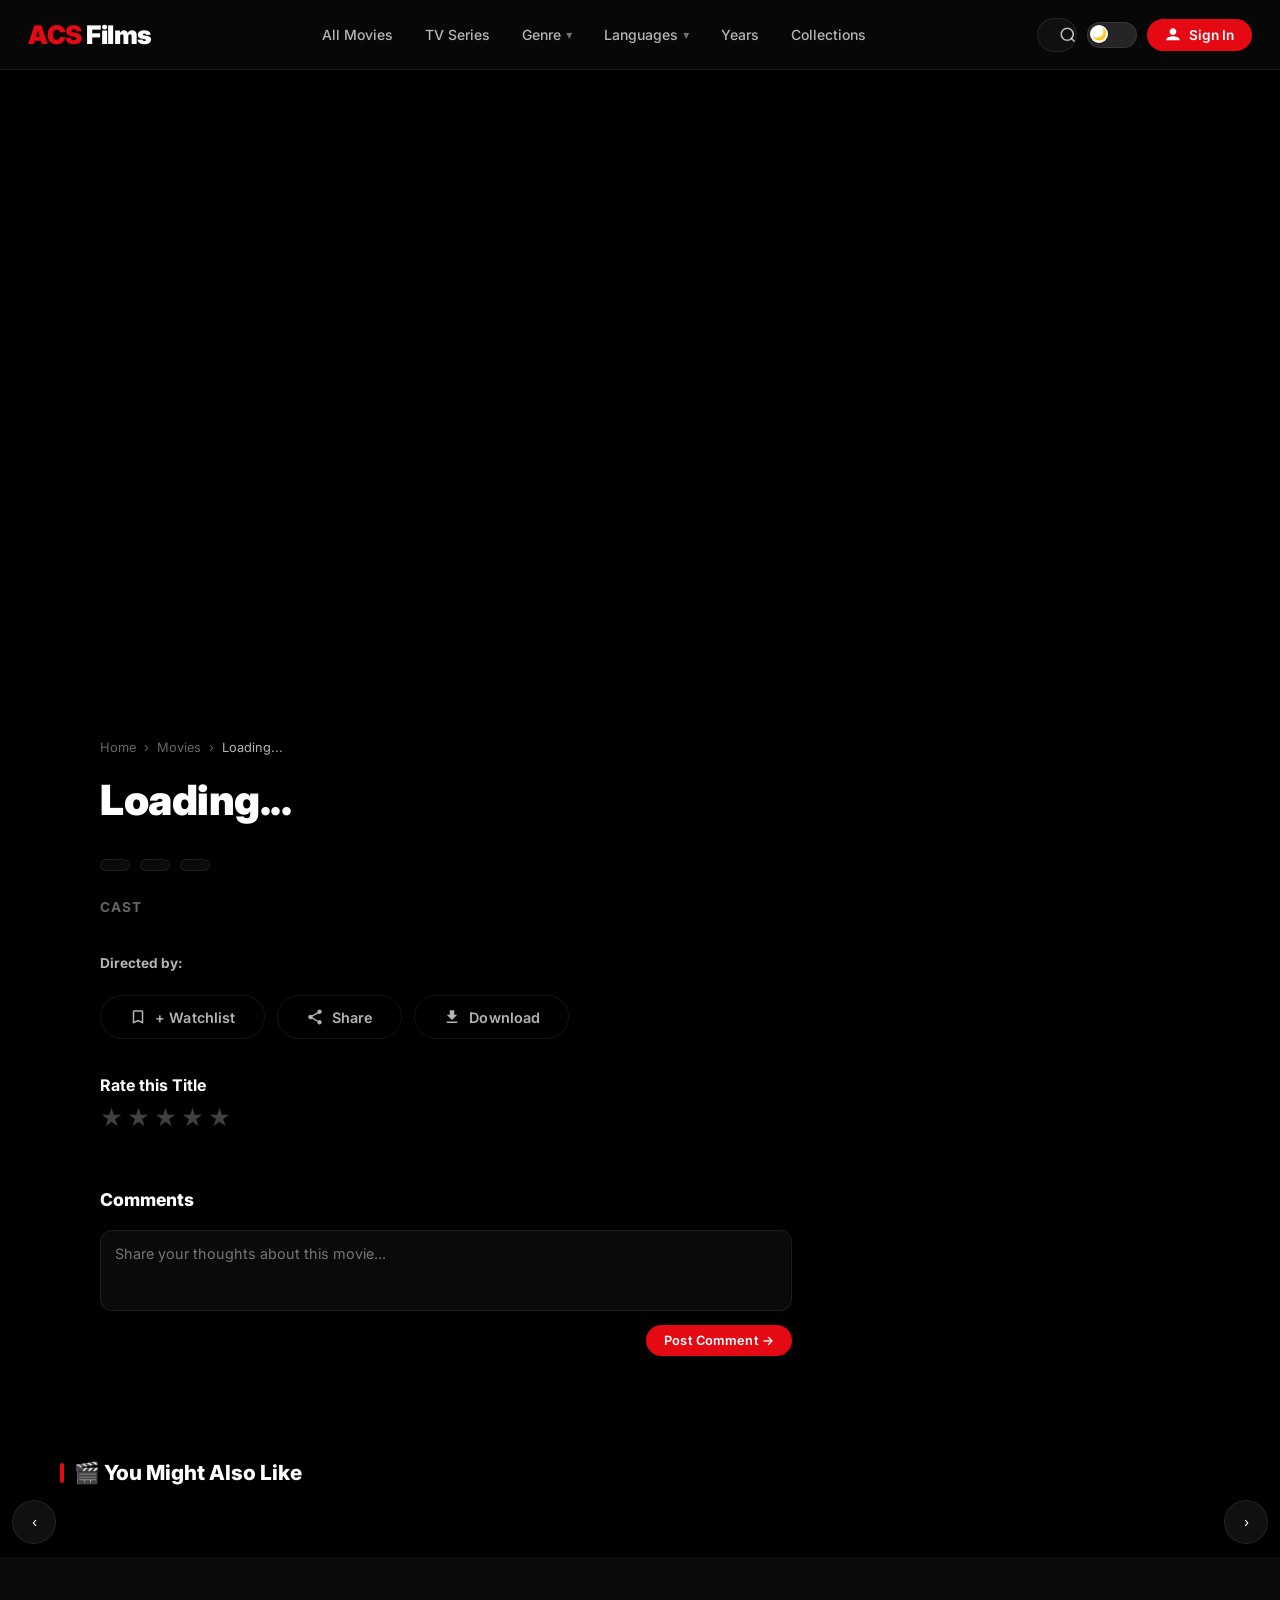
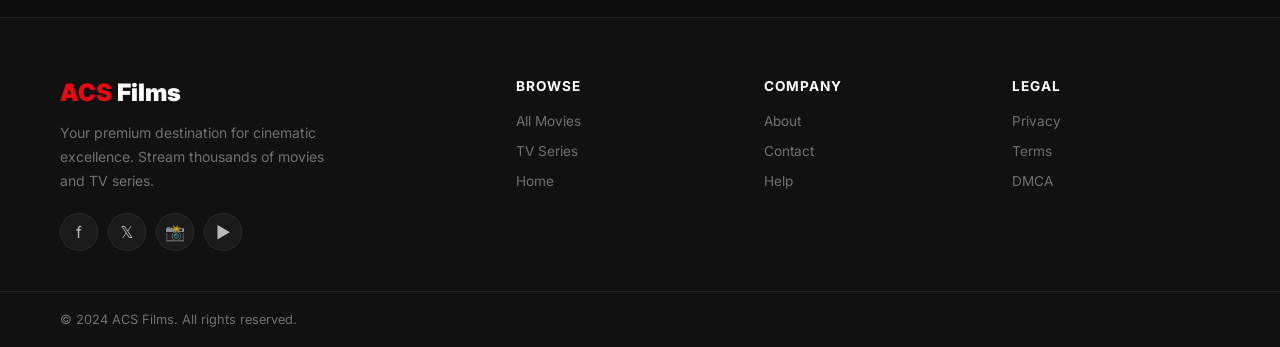
<file: movie.html>
<!DOCTYPE html>
<html lang="en">
<head>
  <meta charset="UTF-8">
  <meta name="viewport" content="width=device-width, initial-scale=1.0">
  <meta name="description" content="Watch movies and TV series on ACS Films — Premium Streaming Platform.">
  <title>Watch — ACS Films</title>
  <link rel="stylesheet" href="style.css">
  <link href="https://fonts.googleapis.com/css2?family=Inter:wght@300;400;500;600;700;800;900&display=swap" rel="stylesheet">
</head>
<body data-page="movie">

  <!-- ═══════════ NAVBAR ═══════════ -->
  <nav class="navbar" id="navbar">
    <a href="index.html" class="nav-logo">
      <span class="logo-acs">ACS</span><span class="logo-films"> Films</span>
    </a>
    <div class="nav-links">
      <a href="all-movies.html" class="nav-link">All Movies</a>
      <a href="all-movies.html?type=series" class="nav-link">TV Series</a>
      <div class="nav-dropdown-wrap">
        <button class="nav-link has-dropdown">Genre</button>
        <div class="nav-dropdown">
          <a href="all-movies.html?filter=Action">⚡ Action</a>
          <a href="all-movies.html?filter=Thriller">🔪 Thriller</a>
          <a href="all-movies.html?filter=Sci-Fi">🚀 Sci-Fi</a>
          <a href="all-movies.html?filter=Drama">🎭 Drama</a>
          <a href="all-movies.html?filter=Horror">👻 Horror</a>
          <a href="all-movies.html?filter=Comedy">😂 Comedy</a>
          <a href="all-movies.html?filter=Romance">💕 Romance</a>
        </div>
      </div>
      <div class="nav-dropdown-wrap">
        <button class="nav-link has-dropdown">Languages</button>
        <div class="nav-dropdown">
          <a href="all-movies.html?lang=English">🇺🇸 English</a>
          <a href="all-movies.html?lang=French">🇫🇷 French</a>
          <a href="all-movies.html?lang=Spanish">🇪🇸 Spanish</a>
          <a href="all-movies.html?lang=Japanese">🇯🇵 Japanese</a>
          <a href="all-movies.html?lang=Korean">🇰🇷 Korean</a>
        </div>
      </div>
      <a href="all-movies.html?year=2024" class="nav-link">Years</a>
      <a href="all-movies.html?collection=top" class="nav-link">Collections</a>
      <a href="#" class="nav-link nav-account nav-account-link" style="display:none;">👤 My Account</a>
    </div>
    <div class="nav-right">
      <div class="search-wrap" id="searchWrap">
        <input class="search-input" type="text" placeholder="Search..." aria-label="Search">
        <button class="search-btn" aria-label="Search">
          <svg viewBox="0 0 24 24" fill="none" stroke="currentColor" stroke-width="2.2" stroke-linecap="round" stroke-linejoin="round"><circle cx="11" cy="11" r="8"/><path d="m21 21-4.35-4.35"/></svg>
        </button>
      </div>
      <div id="searchResults" class="search-results"></div>
      <label class="theme-toggle" aria-label="Toggle theme">
        <input type="checkbox" class="theme-checkbox">
        <span class="toggle-track"></span>
        <span class="toggle-thumb"><span class="theme-icon">🌙</span></span>
      </label>
      <button class="btn-auth btn-auth-signin" onclick="Auth.open('signin')">
        <svg width="16" height="16" viewBox="0 0 24 24" fill="currentColor"><path d="M12 12c2.7 0 5-2.3 5-5s-2.3-5-5-5-5 2.3-5 5 2.3 5 5 5zm0 2c-3.3 0-10 1.7-10 5v1h20v-1c0-3.3-6.7-5-10-5z"/></svg>
        Sign In
      </button>
      <button class="btn-auth btn-logout btn-auth-logout" style="display:none;">
        <span class="btn-user-name"></span>
        <svg width="14" height="14" viewBox="0 0 24 24" fill="currentColor"><path d="M17 7l-1.4 1.4 2.6 2.6H9v2h9.2l-2.6 2.6L17 17l5-5-5-5zm-5 10H5V7h7V5H5c-1.1 0-2 .9-2 2v10c0 1.1.9 2 2 2h7v-2z"/></svg>
      </button>
      <button class="hamburger" id="hamburgerBtn" aria-label="Toggle menu">
        <span></span><span></span><span></span>
      </button>
    </div>
  </nav>

  <!-- Mobile Menu -->
  <div class="mobile-menu" id="mobileMenu">
    <div class="mobile-search">
      <input type="text" placeholder="Search...">
      <button class="mobile-search-btn">🔍</button>
    </div>
    <a href="all-movies.html">🎬 All Movies</a>
    <a href="all-movies.html?type=series">📺 TV Series</a>
    <a href="index.html">🏠 Home</a>
    <a href="contact.html">📧 Contact</a>
    <a href="#" class="nav-account nav-account-link" style="display:none;">👤 My Account</a>
    <button class="btn-auth-signin" onclick="Auth.open('signin')">Sign In</button>
    <button class="btn-auth-logout" style="display:none;" onclick="Auth.logout()">Sign Out</button>
  </div>

  <!-- ═══════════ PLAYER PAGE ═══════════ -->
  <main class="player-page">

    <!-- ── VIDEO PLAYER ── -->
    <div class="player-container" id="playerContainer" role="main" aria-label="Video player">
      <video class="player-video" id="playerVideo" preload="metadata" aria-label="Movie video player">
        Your browser does not support the video tag.
      </video>

      <!-- Big play overlay -->
      <div class="player-overlay" id="playerOverlay">
        <button class="player-big-play" id="playerBigPlay" aria-label="Play">
          <svg viewBox="0 0 24 24"><path d="M8 5v14l11-7z"/></svg>
        </button>
      </div>

      <!-- Subtitle Display -->
      <div class="player-subtitle-display" id="playerSubDisplay" aria-live="polite"></div>

      <!-- Controls -->
      <div class="player-controls" id="playerControls" aria-label="Player controls">
        <!-- Progress Bar -->
        <div class="player-progress-wrap" id="playerProgressWrap" role="slider" aria-label="Video progress" aria-valuemin="0" aria-valuemax="100">
          <div class="player-progress-buffered" id="playerBuffered"></div>
          <div class="player-progress-bar" id="playerProgressBar"></div>
          <div class="player-progress-thumb" id="playerProgressThumb"></div>
        </div>

        <!-- Controls Row -->
        <div class="player-controls-row">
          <div class="player-controls-left">
            <!-- Skip Back -->
            <button class="player-btn" id="playerSkipBwd" aria-label="Skip back 10 seconds" title="Back 10s">
              <svg viewBox="0 0 24 24" fill="currentColor"><path d="M12 5V1L7 6l5 5V7c3.31 0 6 2.69 6 6s-2.69 6-6 6-6-2.69-6-6H4c0 4.42 3.58 8 8 8s8-3.58 8-8-3.58-8-8-8z"/><text x="9" y="15" font-size="5" fill="currentColor">10</text></svg>
            </button>

            <!-- Play/Pause -->
            <button class="player-btn" id="playerPlayBtn" aria-label="Play/Pause" style="font-size:1rem;">
              <svg viewBox="0 0 24 24" width="22" height="22" fill="currentColor"><path d="M8 5v14l11-7z"/></svg>
            </button>

            <!-- Skip Forward -->
            <button class="player-btn" id="playerSkipFwd" aria-label="Skip forward 10 seconds" title="Forward 10s">
              <svg viewBox="0 0 24 24" fill="currentColor"><path d="M12 5V1l5 5-5 5V7c-3.31 0-6 2.69-6 6s2.69 6 6 6 6-2.69 6-6h2c0 4.42-3.58 8-8 8s-8-3.58-8-8 3.58-8 8-8z"/><text x="9" y="15" font-size="5" fill="currentColor">10</text></svg>
            </button>

            <!-- Volume -->
            <div class="player-volume-wrap">
              <button class="player-btn" id="playerMuteBtn" aria-label="Toggle mute">
                <svg viewBox="0 0 24 24" width="20" height="20" fill="currentColor"><path d="M3 9v6h4l5 5V4L7 9H3zm13.5 3c0-1.77-1.02-3.29-2.5-4.03v8.05c1.48-.73 2.5-2.25 2.5-4.02z"/></svg>
              </button>
              <input class="player-volume-slider" type="range" id="playerVolume" min="0" max="1" step="0.05" value="1" aria-label="Volume">
            </div>

            <!-- Time Display -->
            <div class="player-time">
              <span id="playerCurrentTime">0:00</span>
              <span style="opacity:0.5;margin:0 3px;">/</span>
              <span id="playerDuration">0:00</span>
            </div>
          </div>

          <div class="player-controls-right">
            <!-- Subtitles -->
            <div style="position:relative;">
              <button class="player-btn" id="playerSubBtn" aria-label="Subtitles" title="Subtitles">
                <svg viewBox="0 0 24 24" width="20" height="20" fill="currentColor"><path d="M20 4H4c-1.1 0-2 .9-2 2v12c0 1.1.9 2 2 2h16c1.1 0 2-.9 2-2V6c0-1.1-.9-2-2-2zm-8 11H4v-2h8v2zm8 0h-6v-2h6v2zm0-4H4V9h16v2z"/></svg>
              </button>
              <div class="subtitle-menu" id="playerSubMenu">
                <button class="subtitle-option active" data-sub="off">Off</button>
                <button class="subtitle-option" data-sub="English">English</button>
                <button class="subtitle-option" data-sub="French">French</button>
                <button class="subtitle-option" data-sub="Spanish">Spanish</button>
              </div>
            </div>

            <!-- Playback Speed -->
            <div style="position:relative;">
              <button class="player-btn" id="playerSpeedBtn" aria-label="Playback speed" title="Speed" style="min-width:44px;font-size:0.78rem;gap:3px;">
                <svg viewBox="0 0 24 24" width="18" height="18" fill="currentColor"><path d="M20.38 8.57l-1.23 1.85a8 8 0 0 1-.22 7.58H5.07A8 8 0 0 1 15.58 6.85l1.85-1.23A10 10 0 0 0 3.35 19a2 2 0 0 0 1.72 1h13.85a2 2 0 0 0 1.74-1 10 10 0 0 0-.27-10.44zm-9.79 6.84a2 2 0 0 0 2.83 0l5.66-8.49-8.49 5.66a2 2 0 0 0 0 2.83z"/></svg>
                <span>1x</span>
              </button>
              <div class="player-speed-menu" id="playerSpeedMenu">
                <button class="speed-option" data-speed="0.5">0.5×</button>
                <button class="speed-option" data-speed="0.75">0.75×</button>
                <button class="speed-option active" data-speed="1">1× (Normal)</button>
                <button class="speed-option" data-speed="1.25">1.25×</button>
                <button class="speed-option" data-speed="1.5">1.5×</button>
                <button class="speed-option" data-speed="2">2×</button>
              </div>
            </div>

            <!-- Fullscreen -->
            <button class="player-btn" id="playerFullscreenBtn" aria-label="Toggle fullscreen" title="Fullscreen">
              <svg viewBox="0 0 24 24" width="20" height="20" fill="currentColor"><path d="M7 14H5v5h5v-2H7v-3zm-2-4h2V7h3V5H5v5zm12 7h-3v2h5v-5h-2v3zM14 5v2h3v3h2V5h-5z"/></svg>
            </button>
          </div>
        </div>
      </div>
    </div>

    <!-- ══ MOVIE DETAILS SECTION ══ -->
    <div class="movie-details-section">

      <!-- Main Content -->
      <div class="movie-details-main">

        <!-- Breadcrumb -->
        <nav aria-label="Breadcrumb" style="margin-bottom:20px;display:flex;align-items:center;gap:8px;font-size:0.8rem;color:var(--text-muted);">
          <a href="index.html" style="color:var(--text-muted);transition:color 0.18s" onmouseover="this.style.color='var(--accent)'" onmouseout="this.style.color='var(--text-muted)'">Home</a>
          <span>›</span>
          <a href="all-movies.html" style="color:var(--text-muted);transition:color 0.18s" onmouseover="this.style.color='var(--accent)'" onmouseout="this.style.color='var(--text-muted)'">Movies</a>
          <span>›</span>
          <span id="movieTitle2" style="color:var(--text-secondary)">Loading...</span>
        </nav>

        <h1 class="movie-details-title" id="movieTitle">Loading...</h1>

        <!-- Scores -->
        <div class="movie-scores" id="movieScores" aria-label="Movie scores"></div>

        <!-- Meta Tags -->
        <div class="movie-meta-tags">
          <span class="meta-tag" id="movieYear"></span>
          <span class="meta-tag" id="movieRuntime"></span>
          <span class="meta-tag" id="movieLang"></span>
          <div id="movieGenres" style="display:contents;"></div>
        </div>

        <!-- Synopsis -->
        <p class="movie-synopsis" id="movieSynopsis"></p>

        <!-- Cast -->
        <div class="movie-cast">
          <div class="cast-title">Cast</div>
          <div class="cast-list" id="movieCast"></div>
        </div>

        <!-- Director -->
        <div style="margin-bottom:24px;font-size:0.85rem;color:var(--text-muted);">
          <strong style="color:var(--text-secondary)">Directed by:</strong>
          <span id="movieDirector" style="color:var(--text-primary);margin-left:6px;"></span>
        </div>

        <!-- Action Buttons -->
        <div class="movie-actions">
          <button id="watchlistBtn" class="btn btn-ghost" aria-label="Add to Watchlist">
            <svg viewBox="0 0 24 24" width="18" height="18" fill="currentColor"><path d="M17 3H7c-1.1 0-2 .9-2 2v16l7-3 7 3V5c0-1.1-.9-2-2-2zm0 15l-5-2.18L7 18V5h10v13z"/></svg>
            + Watchlist
          </button>
          <button class="btn btn-ghost" onclick="navigator.share ? navigator.share({title:document.title,url:location.href}) : Toast.show('Link copied!','info')" aria-label="Share">
            <svg viewBox="0 0 24 24" width="18" height="18" fill="currentColor"><path d="M18 16.08c-.76 0-1.44.3-1.96.77L8.91 12.7c.05-.23.09-.46.09-.7s-.04-.47-.09-.7l7.05-4.11c.54.5 1.25.81 2.04.81 1.66 0 3-1.34 3-3s-1.34-3-3-3-3 1.34-3 3c0 .24.04.47.09.7L8.04 9.81C7.5 9.31 6.79 9 6 9c-1.66 0-3 1.34-3 3s1.34 3 3 3c.79 0 1.5-.31 2.04-.81l7.12 4.16c-.05.21-.08.43-.08.65 0 1.61 1.31 2.92 2.92 2.92 1.61 0 2.92-1.31 2.92-2.92s-1.31-2.92-2.92-2.92z"/></svg>
            Share
          </button>
          <button class="btn btn-ghost" onclick="Toast.show('Download started! (Demo)', 'success')" aria-label="Download">
            <svg viewBox="0 0 24 24" width="18" height="18" fill="currentColor"><path d="M19 9h-4V3H9v6H5l7 7 7-7zM5 18v2h14v-2H5z"/></svg>
            Download
          </button>
        </div>

        <!-- Star Rating -->
        <div class="rating-section">
          <h3>Rate this Title</h3>
          <div class="star-rating" id="starRating" aria-label="Rate this movie" role="group">
            <span class="star" role="button" aria-label="1 star" tabindex="0">★</span>
            <span class="star" role="button" aria-label="2 stars" tabindex="0">★</span>
            <span class="star" role="button" aria-label="3 stars" tabindex="0">★</span>
            <span class="star" role="button" aria-label="4 stars" tabindex="0">★</span>
            <span class="star" role="button" aria-label="5 stars" tabindex="0">★</span>
          </div>
          <div id="userRatingDisplay" style="font-size:0.82rem;color:var(--text-muted);margin-top:8px;height:20px;"></div>
        </div>

        <!-- Comments -->
        <div class="comments-section">
          <h3>Comments <span id="commentCount" style="font-size:0.85rem;font-weight:400;color:var(--text-muted);"></span></h3>

          <div class="comment-form">
            <form id="commentForm" novalidate>
              <textarea class="comment-input" rows="3" placeholder="Share your thoughts about this movie..."></textarea>
              <div class="comment-submit-row">
                <button type="submit" class="btn btn-primary btn-sm">Post Comment →</button>
              </div>
            </form>
          </div>

          <div id="commentsList"></div>
        </div>
      </div>

      <!-- Sidebar -->
      <div class="movie-sidebar">
        <img class="movie-poster-large" id="moviePoster" src="" alt="Movie Poster" loading="lazy" onerror="this.src='https://via.placeholder.com/300x450/161616/444?text=ACS+Films'">
        <div id="sidebarInfo"></div>
      </div>
    </div>

    <!-- ═══ RELATED CONTENT ═══ -->
    <section class="section" aria-labelledby="relatedTitle" style="padding-top:20px;">
      <div class="section-header">
        <h2 class="section-title" id="relatedTitle">
          <span class="section-title-bar" aria-hidden="true"></span>
          🎬 You Might Also Like
        </h2>
      </div>
      <div class="slider-wrap">
        <button class="slider-arrow prev" aria-label="Scroll left">&#8249;</button>
        <div class="slider" id="relatedSlider" role="list" aria-label="Related content"></div>
        <button class="slider-arrow next" aria-label="Scroll right">&#8250;</button>
      </div>
    </section>

  </main>

  <!-- ═══════════ FOOTER ═══════════ -->
  <footer class="footer">
    <div class="footer-main">
      <div class="footer-brand">
        <div class="footer-logo"><span style="color:var(--accent)">ACS</span> Films</div>
        <p class="footer-desc">Your premium destination for cinematic excellence. Stream thousands of movies and TV series.</p>
        <div class="footer-socials">
          <a href="#" class="footer-social-btn" aria-label="Facebook">f</a>
          <a href="#" class="footer-social-btn" aria-label="Twitter">𝕏</a>
          <a href="#" class="footer-social-btn" aria-label="Instagram">📸</a>
          <a href="#" class="footer-social-btn" aria-label="YouTube">▶</a>
        </div>
      </div>
      <div class="footer-col">
        <h4>Browse</h4>
        <ul>
          <li><a href="all-movies.html">All Movies</a></li>
          <li><a href="all-movies.html?type=series">TV Series</a></li>
          <li><a href="index.html">Home</a></li>
        </ul>
      </div>
      <div class="footer-col">
        <h4>Company</h4>
        <ul>
          <li><a href="#">About</a></li>
          <li><a href="contact.html">Contact</a></li>
          <li><a href="#">Help</a></li>
        </ul>
      </div>
      <div class="footer-col">
        <h4>Legal</h4>
        <ul>
          <li><a href="#">Privacy</a></li>
          <li><a href="#">Terms</a></li>
          <li><a href="#">DMCA</a></li>
        </ul>
      </div>
    </div>
    <div class="footer-bottom">
      <p class="footer-bottom-text">© 2024 ACS Films. All rights reserved.</p>
    </div>
  </footer>

  <!-- ═══════════ AUTH OVERLAY ═══════════ -->
  <div class="auth-overlay" id="authOverlay" role="dialog" aria-modal="true">
    <div class="auth-backdrop"></div>
    <div class="auth-bg-image" style="background-image:url('https://images.pexels.com/photos/7991394/pexels-photo-7991394.jpeg?auto=compress&cs=tinysrgb&fit=crop&h=900&w=1200')"></div>
    <div class="auth-modal">
      <button class="auth-close" aria-label="Close">✕</button>
      <div class="auth-modal-logo"><span style="color:var(--accent)">ACS</span> Films</div>
      <p class="auth-modal-sub">Sign in to save your progress and watchlist.</p>
      <div class="auth-tabs" role="tablist">
        <button class="auth-tab active" data-tab="signin">Sign In</button>
        <button class="auth-tab" data-tab="signup">Sign Up</button>
      </div>
      <div class="auth-form-panel active" data-panel="signin">
        <form id="signinForm" class="auth-form" novalidate>
          <div class="form-group">
            <label class="form-label" for="siEmail">Email</label>
            <input class="form-input" id="siEmail" type="email" name="email" placeholder="you@example.com" required>
          </div>
          <div class="form-group">
            <label class="form-label" for="siPass">Password</label>
            <input class="form-input" id="siPass" type="password" name="password" placeholder="Password" required>
          </div>
          <button type="submit" class="btn-form-submit">Sign In →</button>
        </form>
        <div class="auth-divider">or</div>
        <div style="display:flex;flex-direction:column;gap:10px;">
          <button class="btn-social btn-google">
            <svg width="18" height="18" viewBox="0 0 24 24"><path fill="#4285F4" d="M22.56 12.25c0-.78-.07-1.53-.2-2.25H12v4.26h5.92c-.26 1.37-1.04 2.53-2.21 3.31v2.77h3.57c2.08-1.92 3.28-4.74 3.28-8.09z"/><path fill="#34A853" d="M12 23c2.97 0 5.46-.98 7.28-2.66l-3.57-2.77c-.98.66-2.23 1.06-3.71 1.06-2.86 0-5.29-1.93-6.16-4.53H2.18v2.84C3.99 20.53 7.7 23 12 23z"/><path fill="#FBBC05" d="M5.84 14.09c-.22-.66-.35-1.36-.35-2.09s.13-1.43.35-2.09V7.07H2.18C1.43 8.55 1 10.22 1 12s.43 3.45 1.18 4.93l2.85-2.22.81-.62z"/><path fill="#EA4335" d="M12 5.38c1.62 0 3.06.56 4.21 1.64l3.15-3.15C17.45 2.09 14.97 1 12 1 7.7 1 3.99 3.47 2.18 7.07l3.66 2.84c.87-2.6 3.3-4.53 6.16-4.53z"/></svg>
            Google
          </button>
          <button class="btn-social btn-apple">
            <svg width="18" height="18" viewBox="0 0 24 24" fill="currentColor"><path d="M18.71 19.5c-.83 1.24-1.71 2.45-3.05 2.47-1.34.03-1.77-.79-3.29-.79-1.53 0-2 .77-3.27.82-1.31.05-2.3-1.32-3.14-2.53C4.25 17 2.94 12.45 4.7 9.39c.87-1.52 2.43-2.48 4.12-2.51 1.28-.02 2.5.87 3.29.87.78 0 2.26-1.07 3.8-.91.65.03 2.47.26 3.64 1.98l-.09.06c-.22.14-2.2 1.29-2.18 3.85.03 3.05 2.68 4.07 2.71 4.08-.03.07-.42 1.44-1.38 2.64M13 3.5c.73-.83 1.94-1.46 2.94-1.5.13 1.17-.34 2.35-1.04 3.19-.69.85-1.83 1.51-2.95 1.42-.15-1.15.41-2.35 1.05-3.11z"/></svg>
            Apple
          </button>
        </div>
      </div>
      <div class="auth-form-panel" data-panel="signup">
        <form id="signupForm" class="auth-form" novalidate>
          <div class="form-group">
            <label class="form-label" for="suName">Name</label>
            <input class="form-input" id="suName" type="text" name="name" placeholder="Your name" required>
          </div>
          <div class="form-group">
            <label class="form-label" for="suEmail">Email</label>
            <input class="form-input" id="suEmail" type="email" name="email" placeholder="you@example.com" required>
          </div>
          <div class="form-group">
            <label class="form-label" for="suPass">Password</label>
            <input class="form-input" id="suPass" type="password" name="password" placeholder="Create password" required>
          </div>
          <button type="submit" class="btn-form-submit">Create Account →</button>
        </form>
        <div class="auth-divider">or</div>
        <button class="btn-social btn-google">
          <svg width="18" height="18" viewBox="0 0 24 24"><path fill="#4285F4" d="M22.56 12.25c0-.78-.07-1.53-.2-2.25H12v4.26h5.92c-.26 1.37-1.04 2.53-2.21 3.31v2.77h3.57c2.08-1.92 3.28-4.74 3.28-8.09z"/><path fill="#34A853" d="M12 23c2.97 0 5.46-.98 7.28-2.66l-3.57-2.77c-.98.66-2.23 1.06-3.71 1.06-2.86 0-5.29-1.93-6.16-4.53H2.18v2.84C3.99 20.53 7.7 23 12 23z"/><path fill="#FBBC05" d="M5.84 14.09c-.22-.66-.35-1.36-.35-2.09s.13-1.43.35-2.09V7.07H2.18C1.43 8.55 1 10.22 1 12s.43 3.45 1.18 4.93l2.85-2.22.81-.62z"/><path fill="#EA4335" d="M12 5.38c1.62 0 3.06.56 4.21 1.64l3.15-3.15C17.45 2.09 14.97 1 12 1 7.7 1 3.99 3.47 2.18 7.07l3.66 2.84c.87-2.6 3.3-4.53 6.16-4.53z"/></svg>
          Google
        </button>
      </div>
    </div>
  </div>

  <!-- Account Panel -->
  <div id="accountOverlay" style="display:none;position:fixed;inset:0;background:rgba(0,0,0,0.5);z-index:1999;backdrop-filter:blur(4px);"></div>
  <aside class="account-panel" id="accountPanel">
    <div class="account-panel-header">
      <h2>My Account</h2>
      <button class="panel-close">✕</button>
    </div>
    <div class="account-user-info">
      <div class="user-avatar">U</div>
      <div>
        <div class="user-name">User Name</div>
        <div class="user-email">user@example.com</div>
      </div>
    </div>
    <div class="account-tabs">
      <button class="account-tab active" data-tab="history">📺 History</button>
      <button class="account-tab" data-tab="watchlist">🔖 Watchlist</button>
    </div>
    <div class="account-panel-body">
      <div class="account-tab-panel active" data-panel="history"><div id="historyList"></div></div>
      <div class="account-tab-panel" data-panel="watchlist"><div id="watchlistList"></div></div>
    </div>
    <div style="padding:20px 28px;border-top:1px solid var(--border-glass);">
      <button class="btn btn-ghost" style="width:100%;" onclick="Auth.logout()">Sign Out</button>
    </div>
  </aside>

  <script src="script.js"></script>
</body>
</html>
</file>
<file: style.css>
/* ============================================================
   ACS FILMS — PREMIUM STREAMING PLATFORM
   Global Stylesheet — style.css
   ============================================================ */

/* ── CSS CUSTOM PROPERTIES ── */
:root {
  --bg-primary: #0A0A0A;
  --bg-secondary: #111111;
  --bg-card: #161616;
  --bg-elevated: #1C1C1C;
  --surface-glass: rgba(255,255,255,0.04);
  --surface-glass-hover: rgba(255,255,255,0.08);
  --border-glass: rgba(255,255,255,0.08);
  --border-glass-hover: rgba(255,255,255,0.16);
  --accent: #E50914;
  --accent-hover: #FF1A24;
  --accent-glow: rgba(229,9,20,0.35);
  --accent-subtle: rgba(229,9,20,0.12);
  --gold: #F5C518;
  --gold-subtle: rgba(245,197,24,0.15);
  --text-primary: #FFFFFF;
  --text-secondary: rgba(255,255,255,0.7);
  --text-muted: rgba(255,255,255,0.4);
  --text-disabled: rgba(255,255,255,0.25);
  --nav-height: 70px;
  --radius-sm: 6px;
  --radius-md: 12px;
  --radius-lg: 20px;
  --radius-xl: 28px;
  --shadow-card: 0 8px 32px rgba(0,0,0,0.6);
  --shadow-elevated: 0 20px 60px rgba(0,0,0,0.8);
  --shadow-glow: 0 0 40px rgba(229,9,20,0.25);
  --transition-fast: 0.18s cubic-bezier(0.4,0,0.2,1);
  --transition-mid: 0.32s cubic-bezier(0.4,0,0.2,1);
  --transition-slow: 0.56s cubic-bezier(0.4,0,0.2,1);
  --font-main: 'Inter', 'Segoe UI', system-ui, -apple-system, sans-serif;
  --font-display: 'Inter', 'Segoe UI', system-ui, -apple-system, sans-serif;
  --z-nav: 1000;
  --z-dropdown: 1100;
  --z-modal: 2000;
  --z-toast: 3000;
}

/* ── LIGHT MODE OVERRIDES ── */
body.light-mode {
  --bg-primary: #F5F5F5;
  --bg-secondary: #EBEBEB;
  --bg-card: #FFFFFF;
  --bg-elevated: #FAFAFA;
  --surface-glass: rgba(0,0,0,0.04);
  --surface-glass-hover: rgba(0,0,0,0.07);
  --border-glass: rgba(0,0,0,0.1);
  --border-glass-hover: rgba(0,0,0,0.2);
  --text-primary: #0A0A0A;
  --text-secondary: rgba(10,10,10,0.7);
  --text-muted: rgba(10,10,10,0.45);
  --text-disabled: rgba(10,10,10,0.25);
  --shadow-card: 0 4px 24px rgba(0,0,0,0.12);
  --shadow-elevated: 0 12px 48px rgba(0,0,0,0.18);
}

/* ── RESET & BASE ── */
*, *::before, *::after { box-sizing: border-box; margin: 0; padding: 0; }

html { scroll-behavior: smooth; font-size: 16px; }

body {
  font-family: var(--font-main);
  background-color: var(--bg-primary);
  color: var(--text-primary);
  min-height: 100vh;
  overflow-x: hidden;
  transition: background-color var(--transition-mid), color var(--transition-mid);
  -webkit-font-smoothing: antialiased;
  -moz-osx-font-smoothing: grayscale;
}

a { color: inherit; text-decoration: none; }
button { cursor: pointer; font-family: inherit; }
img { max-width: 100%; display: block; }
ul, ol { list-style: none; }
input, textarea, select { font-family: inherit; }

/* ── PAGE TRANSITION ── */
.page-fade-in {
  animation: pageFadeIn 0.5s cubic-bezier(0.4,0,0.2,1) both;
}
@keyframes pageFadeIn {
  from { opacity: 0; transform: translateY(18px); }
  to   { opacity: 1; transform: translateY(0); }
}

/* ── SCROLLBAR ── */
::-webkit-scrollbar { width: 6px; height: 6px; }
::-webkit-scrollbar-track { background: var(--bg-secondary); }
::-webkit-scrollbar-thumb { background: rgba(229,9,20,0.5); border-radius: 99px; }
::-webkit-scrollbar-thumb:hover { background: var(--accent); }

/* ─────────────────────────────────────────────
   NAVBAR
───────────────────────────────────────────── */
.navbar {
  position: fixed;
  top: 0; left: 0; right: 0;
  height: var(--nav-height);
  display: flex;
  align-items: center;
  justify-content: space-between;
  padding: 0 28px;
  z-index: var(--z-nav);
  background: rgba(10,10,10,0.7);
  backdrop-filter: blur(24px) saturate(180%);
  -webkit-backdrop-filter: blur(24px) saturate(180%);
  border-bottom: 1px solid var(--border-glass);
  transition: background var(--transition-mid), border-color var(--transition-mid);
}
body.light-mode .navbar {
  background: rgba(245,245,245,0.8);
}
.navbar.scrolled {
  background: rgba(10,10,10,0.92);
  box-shadow: 0 4px 32px rgba(0,0,0,0.5);
}
body.light-mode .navbar.scrolled {
  background: rgba(245,245,245,0.96);
  box-shadow: 0 4px 24px rgba(0,0,0,0.12);
}

/* Logo */
.nav-logo {
  font-size: 1.6rem;
  font-weight: 900;
  letter-spacing: -0.5px;
  flex-shrink: 0;
}
.nav-logo .logo-acs { color: var(--accent); }
.nav-logo .logo-films { color: var(--text-primary); }
.nav-logo:hover .logo-acs { text-shadow: 0 0 20px var(--accent-glow); }

/* Center Links */
.nav-links {
  display: flex;
  align-items: center;
  gap: 4px;
}
.nav-link {
  position: relative;
  padding: 8px 14px;
  font-size: 0.875rem;
  font-weight: 500;
  color: var(--text-secondary);
  border-radius: var(--radius-sm);
  transition: color var(--transition-fast), background var(--transition-fast);
  white-space: nowrap;
  background: none;
  border: none;
}
.nav-link:hover, .nav-link.active {
  color: var(--text-primary);
  background: var(--surface-glass);
}
.nav-link.has-dropdown { display: flex; align-items: center; gap: 5px; }
.nav-link.has-dropdown::after {
  content: '▾';
  font-size: 0.75rem;
  opacity: 0.6;
  transition: transform var(--transition-fast);
}
.nav-link.has-dropdown:hover::after { transform: rotate(180deg); }

/* Dropdown */
.nav-dropdown-wrap {
  position: relative;
}
.nav-dropdown {
  position: absolute;
  top: calc(100% + 10px);
  left: 0;
  min-width: 200px;
  background: rgba(20,20,20,0.98);
  backdrop-filter: blur(24px);
  -webkit-backdrop-filter: blur(24px);
  border: 1px solid var(--border-glass);
  border-radius: var(--radius-md);
  padding: 8px;
  box-shadow: var(--shadow-elevated);
  opacity: 0;
  visibility: hidden;
  transform: translateY(-8px);
  transition: opacity var(--transition-fast), visibility var(--transition-fast), transform var(--transition-fast);
  z-index: var(--z-dropdown);
}
body.light-mode .nav-dropdown {
  background: rgba(255,255,255,0.98);
}
.nav-dropdown-wrap:hover .nav-dropdown,
.nav-dropdown-wrap:focus-within .nav-dropdown {
  opacity: 1;
  visibility: visible;
  transform: translateY(0);
}
.nav-dropdown a {
  display: block;
  padding: 9px 14px;
  font-size: 0.85rem;
  color: var(--text-secondary);
  border-radius: var(--radius-sm);
  transition: background var(--transition-fast), color var(--transition-fast);
}
.nav-dropdown a:hover {
  background: var(--accent-subtle);
  color: var(--accent);
}

/* Nav Right */
.nav-right {
  display: flex;
  align-items: center;
  gap: 10px;
  flex-shrink: 0;
}

/* Search */
.search-wrap {
  display: flex;
  align-items: center;
  background: var(--surface-glass);
  border: 1px solid var(--border-glass);
  border-radius: 50px;
  padding: 0 6px 0 14px;
  transition: border-color var(--transition-fast), background var(--transition-fast), width var(--transition-mid);
  overflow: hidden;
  width: 40px;
}
.search-wrap.expanded { width: 240px; border-color: var(--border-glass-hover); }
.search-wrap:focus-within { border-color: var(--accent); width: 240px; }
.search-input {
  background: none;
  border: none;
  outline: none;
  color: var(--text-primary);
  font-size: 0.875rem;
  width: 100%;
  opacity: 0;
  transition: opacity var(--transition-fast);
}
.search-wrap.expanded .search-input,
.search-wrap:focus-within .search-input { opacity: 1; }
.search-btn {
  background: none;
  border: none;
  color: var(--text-secondary);
  display: flex;
  align-items: center;
  padding: 7px;
  border-radius: 50%;
  transition: color var(--transition-fast);
  flex-shrink: 0;
}
.search-btn:hover { color: var(--accent); }
.search-btn svg { width: 18px; height: 18px; }

/* Search Results Dropdown */
.search-results {
  position: absolute;
  top: calc(var(--nav-height) + 4px);
  right: 28px;
  width: 360px;
  background: rgba(18,18,18,0.98);
  backdrop-filter: blur(24px);
  border: 1px solid var(--border-glass);
  border-radius: var(--radius-md);
  overflow: hidden;
  box-shadow: var(--shadow-elevated);
  display: none;
  z-index: var(--z-dropdown);
  max-height: 480px;
  overflow-y: auto;
}
body.light-mode .search-results { background: rgba(255,255,255,0.98); }
.search-results.show { display: block; animation: dropIn 0.22s ease both; }
@keyframes dropIn {
  from { opacity: 0; transform: translateY(-10px); }
  to { opacity: 1; transform: translateY(0); }
}
.search-result-item {
  display: flex;
  align-items: center;
  gap: 12px;
  padding: 10px 14px;
  cursor: pointer;
  transition: background var(--transition-fast);
}
.search-result-item:hover { background: var(--surface-glass); }
.search-result-thumb {
  width: 50px;
  height: 70px;
  object-fit: cover;
  border-radius: var(--radius-sm);
  flex-shrink: 0;
}
.search-result-info h4 { font-size: 0.875rem; font-weight: 600; margin-bottom: 3px; }
.search-result-info p { font-size: 0.75rem; color: var(--text-muted); }
.search-result-info .badge {
  display: inline-block;
  font-size: 0.65rem;
  padding: 2px 7px;
  border-radius: 99px;
  background: var(--accent-subtle);
  color: var(--accent);
  margin-top: 4px;
  font-weight: 600;
}

/* Theme Toggle */
.theme-toggle-wrap { display: flex; align-items: center; gap: 8px; }
.theme-toggle {
  position: relative;
  width: 50px;
  height: 26px;
  flex-shrink: 0;
}
.theme-toggle input { opacity: 0; width: 0; height: 0; position: absolute; }
.toggle-track {
  position: absolute;
  inset: 0;
  background: rgba(255,255,255,0.12);
  border-radius: 99px;
  border: 1px solid var(--border-glass);
  transition: background var(--transition-fast);
  cursor: pointer;
}
.theme-toggle input:checked + .toggle-track { background: var(--accent); }
.toggle-thumb {
  position: absolute;
  top: 3px; left: 3px;
  width: 18px; height: 18px;
  background: #fff;
  border-radius: 50%;
  transition: transform var(--transition-fast), background var(--transition-fast);
  pointer-events: none;
  display: flex; align-items: center; justify-content: center;
  font-size: 10px;
}
.theme-toggle input:checked ~ .toggle-thumb { transform: translateX(24px); }
.theme-icon { font-size: 0.75rem; line-height: 1; }

/* Auth Button */
.btn-auth {
  display: flex;
  align-items: center;
  gap: 8px;
  padding: 8px 18px;
  background: var(--accent);
  color: #fff;
  border: none;
  border-radius: 50px;
  font-size: 0.85rem;
  font-weight: 600;
  transition: background var(--transition-fast), box-shadow var(--transition-fast), transform var(--transition-fast);
  white-space: nowrap;
}
.btn-auth:hover {
  background: var(--accent-hover);
  box-shadow: var(--shadow-glow);
  transform: translateY(-1px);
}
.btn-logout {
  background: var(--surface-glass);
  border: 1px solid var(--border-glass);
  color: var(--text-secondary);
  padding: 7px 16px;
}
.btn-logout:hover { background: rgba(229,9,20,0.15); color: var(--accent); border-color: var(--accent); box-shadow: none; transform: none; }

/* My Account Nav Link — visibility controlled via JS style.display */
.nav-account { display: none; }

/* Hamburger */
.hamburger {
  display: none;
  flex-direction: column;
  gap: 5px;
  background: none;
  border: none;
  padding: 6px;
  cursor: pointer;
  z-index: calc(var(--z-nav) + 1);
}
.hamburger span {
  display: block;
  width: 24px;
  height: 2px;
  background: var(--text-primary);
  border-radius: 99px;
  transition: transform var(--transition-fast), opacity var(--transition-fast);
}
.hamburger.open span:nth-child(1) { transform: translateY(7px) rotate(45deg); }
.hamburger.open span:nth-child(2) { opacity: 0; }
.hamburger.open span:nth-child(3) { transform: translateY(-7px) rotate(-45deg); }

/* Mobile Menu */
.mobile-menu {
  display: none;
  position: fixed;
  top: var(--nav-height);
  left: 0; right: 0;
  background: rgba(10,10,10,0.98);
  backdrop-filter: blur(32px);
  border-bottom: 1px solid var(--border-glass);
  padding: 20px;
  flex-direction: column;
  gap: 6px;
  z-index: calc(var(--z-nav) - 1);
  animation: slideDown 0.25s ease both;
}
body.light-mode .mobile-menu { background: rgba(245,245,245,0.98); }
@keyframes slideDown {
  from { opacity: 0; transform: translateY(-12px); }
  to { opacity: 1; transform: translateY(0); }
}
.mobile-menu.open { display: flex; }
.mobile-menu a, .mobile-menu button {
  display: block;
  padding: 12px 16px;
  font-size: 0.95rem;
  font-weight: 500;
  color: var(--text-secondary);
  border-radius: var(--radius-sm);
  background: none;
  border: none;
  text-align: left;
  transition: background var(--transition-fast), color var(--transition-fast);
}
.mobile-menu a:hover, .mobile-menu button:hover {
  background: var(--surface-glass);
  color: var(--text-primary);
}
.mobile-search {
  display: flex;
  background: var(--surface-glass);
  border: 1px solid var(--border-glass);
  border-radius: var(--radius-sm);
  overflow: hidden;
  margin-bottom: 8px;
}
.mobile-search input {
  flex: 1;
  background: none;
  border: none;
  outline: none;
  padding: 11px 14px;
  color: var(--text-primary);
  font-size: 0.9rem;
}
.mobile-search button {
  padding: 0 14px;
  background: none;
  border: none;
  color: var(--text-muted);
}

/* ─────────────────────────────────────────────
   BUTTONS — GLOBAL
───────────────────────────────────────────── */
.btn {
  display: inline-flex;
  align-items: center;
  justify-content: center;
  gap: 8px;
  padding: 12px 28px;
  border-radius: 50px;
  font-size: 0.9rem;
  font-weight: 600;
  border: none;
  cursor: pointer;
  transition: all var(--transition-fast);
  letter-spacing: 0.01em;
}
.btn-primary {
  background: var(--accent);
  color: #fff;
}
.btn-primary:hover { background: var(--accent-hover); box-shadow: var(--shadow-glow); transform: translateY(-2px); }
.btn-secondary {
  background: rgba(255,255,255,0.12);
  color: var(--text-primary);
  border: 1px solid rgba(255,255,255,0.2);
}
.btn-secondary:hover { background: rgba(255,255,255,0.2); transform: translateY(-2px); }
body.light-mode .btn-secondary {
  background: rgba(0,0,0,0.07);
  border-color: rgba(0,0,0,0.15);
}
body.light-mode .btn-secondary:hover { background: rgba(0,0,0,0.12); }
.btn-ghost {
  background: none;
  color: var(--text-secondary);
  border: 1px solid var(--border-glass);
}
.btn-ghost:hover { border-color: var(--border-glass-hover); color: var(--text-primary); background: var(--surface-glass); }
.btn-sm { padding: 8px 18px; font-size: 0.8rem; }
.btn-lg { padding: 15px 36px; font-size: 1rem; }
.btn-icon { padding: 10px; border-radius: 50%; }

/* ─────────────────────────────────────────────
   HERO SECTION
───────────────────────────────────────────── */
.hero {
  position: relative;
  width: 100%;
  height: 100vh;
  min-height: 580px;
  overflow: hidden;
  margin-top: 0;
}
.hero-bg {
  position: absolute;
  inset: 0;
  background-size: cover;
  background-position: center top;
  transition: opacity 1s ease, transform 0.8s ease;
  transform: scale(1.04);
}
.hero-bg.loaded { transform: scale(1); }
.hero-overlay {
  position: absolute;
  inset: 0;
  background: linear-gradient(
    to right,
    rgba(10,10,10,0.9) 0%,
    rgba(10,10,10,0.6) 50%,
    rgba(10,10,10,0.15) 100%
  ),
  linear-gradient(
    to top,
    rgba(10,10,10,1) 0%,
    transparent 40%
  );
}
body.light-mode .hero-overlay {
  background: linear-gradient(
    to right,
    rgba(245,245,245,0.82) 0%,
    rgba(245,245,245,0.5) 50%,
    rgba(245,245,245,0.1) 100%
  ),
  linear-gradient(
    to top,
    rgba(245,245,245,1) 0%,
    transparent 45%
  );
}
.hero-content {
  position: relative;
  z-index: 2;
  padding: calc(var(--nav-height) + 100px) 60px 80px;
  max-width: 640px;
}
.hero-badge {
  display: inline-flex;
  align-items: center;
  gap: 7px;
  padding: 5px 14px;
  background: var(--accent-subtle);
  border: 1px solid rgba(229,9,20,0.3);
  border-radius: 99px;
  font-size: 0.75rem;
  font-weight: 700;
  color: var(--accent);
  text-transform: uppercase;
  letter-spacing: 1px;
  margin-bottom: 18px;
}
.hero-badge::before { content: '●'; font-size: 0.6rem; animation: blink 1.5s infinite; }
@keyframes blink { 0%,100%{opacity:1} 50%{opacity:0.3} }
.hero-title {
  font-size: clamp(2.2rem, 5vw, 3.8rem);
  font-weight: 900;
  line-height: 1.08;
  letter-spacing: -1px;
  margin-bottom: 18px;
  text-shadow: 0 2px 20px rgba(0,0,0,0.5);
}
.hero-meta {
  display: flex;
  align-items: center;
  gap: 14px;
  margin-bottom: 16px;
  flex-wrap: wrap;
}
.hero-meta-item {
  font-size: 0.82rem;
  color: var(--text-secondary);
  display: flex;
  align-items: center;
  gap: 4px;
}
.hero-meta-item.imdb { color: var(--gold); font-weight: 700; }
.hero-desc {
  font-size: 1rem;
  color: var(--text-secondary);
  line-height: 1.65;
  max-width: 520px;
  margin-bottom: 32px;
  display: -webkit-box;
  -webkit-line-clamp: 3;
  -webkit-box-orient: vertical;
  overflow: hidden;
}
.hero-actions { display: flex; gap: 14px; flex-wrap: wrap; }
.hero-indicators {
  position: absolute;
  bottom: 32px;
  left: 60px;
  display: flex;
  gap: 8px;
  z-index: 3;
}
.hero-dot {
  width: 28px;
  height: 3px;
  border-radius: 99px;
  background: rgba(255,255,255,0.3);
  cursor: pointer;
  transition: background var(--transition-fast), width var(--transition-fast);
}
.hero-dot.active { background: var(--accent); width: 48px; }

/* ─────────────────────────────────────────────
   SECTION LAYOUTS
───────────────────────────────────────────── */
.section {
  padding: 48px 0 20px;
}
.section-header {
  display: flex;
  align-items: center;
  justify-content: space-between;
  padding: 0 60px;
  margin-bottom: 22px;
}
.section-title {
  font-size: 1.3rem;
  font-weight: 800;
  display: flex;
  align-items: center;
  gap: 10px;
}
.section-title-bar {
  width: 4px;
  height: 20px;
  background: var(--accent);
  border-radius: 99px;
  flex-shrink: 0;
}
.section-see-all {
  font-size: 0.8rem;
  font-weight: 600;
  color: var(--accent);
  display: flex;
  align-items: center;
  gap: 5px;
  transition: gap var(--transition-fast), opacity var(--transition-fast);
}
.section-see-all:hover { gap: 9px; opacity: 0.85; }

/* Slider */
.slider-wrap {
  position: relative;
}
.slider {
  display: flex;
  gap: 16px;
  overflow-x: auto;
  padding: 10px 60px 20px;
  scroll-snap-type: x mandatory;
  scrollbar-width: none;
  -ms-overflow-style: none;
}
.slider::-webkit-scrollbar { display: none; }
.slider-arrow {
  position: absolute;
  top: 50%;
  transform: translateY(-50%);
  width: 44px;
  height: 44px;
  border-radius: 50%;
  background: rgba(18,18,18,0.92);
  border: 1px solid var(--border-glass);
  color: var(--text-primary);
  display: flex;
  align-items: center;
  justify-content: center;
  cursor: pointer;
  z-index: 5;
  transition: background var(--transition-fast), transform var(--transition-fast), box-shadow var(--transition-fast);
  backdrop-filter: blur(12px);
}
.slider-arrow:hover { background: var(--accent); box-shadow: var(--shadow-glow); transform: translateY(-50%) scale(1.08); }
.slider-arrow.prev { left: 12px; }
.slider-arrow.next { right: 12px; }
body.light-mode .slider-arrow { background: rgba(255,255,255,0.9); }

/* ─────────────────────────────────────────────
   MOVIE CARD
───────────────────────────────────────────── */
.movie-card {
  flex: 0 0 180px;
  scroll-snap-align: start;
  position: relative;
  border-radius: var(--radius-md);
  overflow: hidden;
  cursor: pointer;
  transition: transform var(--transition-fast), box-shadow var(--transition-fast);
  background: var(--bg-card);
  aspect-ratio: 2/3;
}
.movie-card:hover { transform: scale(1.06) translateY(-4px); box-shadow: var(--shadow-elevated), 0 0 0 2px var(--accent); }
.movie-card-img {
  width: 100%;
  height: 100%;
  object-fit: cover;
  transition: transform var(--transition-slow);
}
.movie-card:hover .movie-card-img { transform: scale(1.08); }
.movie-card-overlay {
  position: absolute;
  inset: 0;
  background: linear-gradient(to top, rgba(0,0,0,0.95) 0%, rgba(0,0,0,0.4) 50%, transparent 100%);
  opacity: 0;
  transition: opacity var(--transition-fast);
  display: flex;
  flex-direction: column;
  justify-content: flex-end;
  padding: 14px;
}
.movie-card:hover .movie-card-overlay { opacity: 1; }
.movie-card-title {
  font-size: 0.82rem;
  font-weight: 700;
  line-height: 1.3;
  margin-bottom: 5px;
}
.movie-card-meta {
  display: flex;
  align-items: center;
  gap: 8px;
  font-size: 0.7rem;
  color: var(--text-muted);
}
.movie-card-rating { color: var(--gold); font-weight: 600; }
.movie-card-play {
  position: absolute;
  top: 50%;
  left: 50%;
  transform: translate(-50%, -50%) scale(0.7);
  width: 48px;
  height: 48px;
  background: var(--accent);
  border-radius: 50%;
  display: flex;
  align-items: center;
  justify-content: center;
  opacity: 0;
  transition: all var(--transition-fast);
  box-shadow: var(--shadow-glow);
}
.movie-card:hover .movie-card-play { opacity: 1; transform: translate(-50%, -50%) scale(1); }
.movie-card-play svg { width: 20px; height: 20px; fill: #fff; margin-left: 3px; }
.card-badge {
  position: absolute;
  top: 10px;
  left: 10px;
  font-size: 0.65rem;
  font-weight: 700;
  padding: 3px 9px;
  border-radius: 99px;
  text-transform: uppercase;
  letter-spacing: 0.5px;
}
.badge-new { background: var(--accent); color: #fff; }
.badge-hot { background: linear-gradient(135deg,#FF6B35,#FF1744); color: #fff; }
.badge-hd { background: rgba(255,255,255,0.15); color: #fff; backdrop-filter: blur(8px); }

/* Wide Card (for TV Series) */
.movie-card.wide { flex: 0 0 280px; aspect-ratio: 16/9; }
.movie-card.wide .movie-card-img { object-position: center; }

/* ─────────────────────────────────────────────
   GENRE GRID
───────────────────────────────────────────── */
.genre-grid {
  display: grid;
  grid-template-columns: repeat(auto-fill, minmax(160px, 1fr));
  gap: 14px;
  padding: 0 60px;
}
.genre-card {
  position: relative;
  border-radius: var(--radius-md);
  overflow: hidden;
  aspect-ratio: 16/9;
  cursor: pointer;
  transition: transform var(--transition-fast), box-shadow var(--transition-fast);
}
.genre-card:hover { transform: scale(1.04); box-shadow: var(--shadow-elevated); }
.genre-card-bg { position: absolute; inset: 0; background-size: cover; background-position: center; }
.genre-card-overlay {
  position: absolute;
  inset: 0;
  display: flex;
  align-items: center;
  justify-content: center;
  font-size: 0.95rem;
  font-weight: 800;
  text-align: center;
  padding: 12px;
  text-shadow: 0 2px 8px rgba(0,0,0,0.7);
}

/* ─────────────────────────────────────────────
   FOOTER
───────────────────────────────────────────── */
.footer {
  background: var(--bg-secondary);
  border-top: 1px solid var(--border-glass);
  margin-top: 60px;
}
.footer-main {
  display: grid;
  grid-template-columns: 2fr 1fr 1fr 1fr;
  gap: 40px;
  padding: 60px 60px 40px;
}
.footer-brand .footer-logo {
  font-size: 1.5rem;
  font-weight: 900;
  margin-bottom: 14px;
}
.footer-desc {
  font-size: 0.875rem;
  color: var(--text-muted);
  line-height: 1.7;
  max-width: 280px;
  margin-bottom: 20px;
}
.footer-socials {
  display: flex;
  gap: 10px;
}
.footer-social-btn {
  width: 38px;
  height: 38px;
  border-radius: 50%;
  background: var(--surface-glass);
  border: 1px solid var(--border-glass);
  display: flex;
  align-items: center;
  justify-content: center;
  color: var(--text-secondary);
  font-size: 1rem;
  transition: background var(--transition-fast), color var(--transition-fast), border-color var(--transition-fast);
}
.footer-social-btn:hover { background: var(--accent); color: #fff; border-color: var(--accent); }
.footer-col h4 { font-size: 0.85rem; font-weight: 700; text-transform: uppercase; letter-spacing: 1px; margin-bottom: 16px; color: var(--text-primary); }
.footer-col ul li { margin-bottom: 10px; }
.footer-col ul li a { font-size: 0.85rem; color: var(--text-muted); transition: color var(--transition-fast); }
.footer-col ul li a:hover { color: var(--accent); }
.footer-bottom {
  border-top: 1px solid var(--border-glass);
  padding: 20px 60px;
  display: flex;
  align-items: center;
  justify-content: space-between;
  flex-wrap: wrap;
  gap: 12px;
}
.footer-bottom-text { font-size: 0.8rem; color: var(--text-muted); }

/* ─────────────────────────────────────────────
   TOAST NOTIFICATIONS
───────────────────────────────────────────── */
.toast-container {
  position: fixed;
  bottom: 28px;
  right: 28px;
  display: flex;
  flex-direction: column;
  gap: 10px;
  z-index: var(--z-toast);
}
.toast {
  display: flex;
  align-items: center;
  gap: 12px;
  padding: 14px 20px;
  background: rgba(22,22,22,0.97);
  border: 1px solid var(--border-glass);
  border-radius: var(--radius-md);
  box-shadow: var(--shadow-elevated);
  font-size: 0.875rem;
  font-weight: 500;
  min-width: 280px;
  max-width: 380px;
  backdrop-filter: blur(24px);
  animation: toastIn 0.35s cubic-bezier(0.34,1.56,0.64,1) both;
}
body.light-mode .toast { background: rgba(255,255,255,0.98); }
@keyframes toastIn {
  from { opacity: 0; transform: translateX(40px) scale(0.92); }
  to { opacity: 1; transform: translateX(0) scale(1); }
}
.toast.out { animation: toastOut 0.28s ease both; }
@keyframes toastOut {
  to { opacity: 0; transform: translateX(40px) scale(0.9); }
}
.toast-icon { font-size: 1.2rem; flex-shrink: 0; }
.toast-success { border-left: 3px solid #22C55E; }
.toast-error { border-left: 3px solid var(--accent); }
.toast-info { border-left: 3px solid #3B82F6; }

/* ─────────────────────────────────────────────
   STAR RATING
───────────────────────────────────────────── */
.star-rating {
  display: flex;
  gap: 4px;
}
.star {
  font-size: 1.4rem;
  cursor: pointer;
  color: var(--text-disabled);
  transition: color var(--transition-fast), transform var(--transition-fast);
  line-height: 1;
}
.star:hover, .star.active { color: var(--gold); transform: scale(1.15); }
.star:hover ~ .star { color: var(--text-disabled); }

/* ─────────────────────────────────────────────
   AUTH OVERLAY
───────────────────────────────────────────── */
.auth-overlay {
  position: fixed;
  inset: 0;
  z-index: var(--z-modal);
  display: none;
  align-items: center;
  justify-content: center;
}
.auth-overlay.open { display: flex; animation: pageFadeIn 0.3s ease both; }
.auth-backdrop {
  position: absolute;
  inset: 0;
  background: rgba(0,0,0,0.85);
  backdrop-filter: blur(16px);
  cursor: pointer;
}
.auth-bg-image {
  position: absolute;
  inset: 0;
  background-size: cover;
  background-position: center;
  opacity: 0.15;
}
.auth-modal {
  position: relative;
  z-index: 1;
  width: 100%;
  max-width: 440px;
  margin: 20px;
  background: rgba(18,18,18,0.92);
  border: 1px solid var(--border-glass);
  border-radius: var(--radius-xl);
  padding: 44px 40px;
  backdrop-filter: blur(40px);
  box-shadow: var(--shadow-elevated), 0 0 80px rgba(229,9,20,0.15);
  animation: modalIn 0.4s cubic-bezier(0.34,1.56,0.64,1) both;
}
body.light-mode .auth-modal { background: rgba(255,255,255,0.94); }
@keyframes modalIn {
  from { opacity: 0; transform: scale(0.88) translateY(20px); }
  to { opacity: 1; transform: scale(1) translateY(0); }
}
.auth-modal-logo { font-size: 1.8rem; font-weight: 900; text-align: center; margin-bottom: 8px; }
.auth-modal-sub { font-size: 0.875rem; color: var(--text-muted); text-align: center; margin-bottom: 28px; }
.auth-tabs {
  display: flex;
  background: var(--surface-glass);
  border-radius: var(--radius-sm);
  padding: 3px;
  margin-bottom: 28px;
  gap: 3px;
}
.auth-tab {
  flex: 1;
  padding: 9px;
  font-size: 0.875rem;
  font-weight: 600;
  border: none;
  background: none;
  border-radius: 5px;
  color: var(--text-muted);
  transition: all var(--transition-fast);
}
.auth-tab.active { background: var(--accent); color: #fff; box-shadow: 0 2px 12px rgba(229,9,20,0.35); }
.auth-form { display: flex; flex-direction: column; gap: 14px; }
.auth-form-panel { display: none; }
.auth-form-panel.active { display: flex; flex-direction: column; gap: 14px; }
.form-group { display: flex; flex-direction: column; gap: 6px; }
.form-label { font-size: 0.8rem; font-weight: 600; color: var(--text-secondary); }
.form-input {
  padding: 12px 16px;
  background: var(--surface-glass);
  border: 1px solid var(--border-glass);
  border-radius: var(--radius-sm);
  color: var(--text-primary);
  font-size: 0.9rem;
  outline: none;
  transition: border-color var(--transition-fast), box-shadow var(--transition-fast);
}
.form-input:focus { border-color: var(--accent); box-shadow: 0 0 0 3px var(--accent-subtle); }
.form-input::placeholder { color: var(--text-disabled); }
.btn-form-submit {
  width: 100%;
  padding: 13px;
  background: var(--accent);
  color: #fff;
  border: none;
  border-radius: var(--radius-sm);
  font-size: 0.95rem;
  font-weight: 700;
  cursor: pointer;
  transition: background var(--transition-fast), box-shadow var(--transition-fast), transform var(--transition-fast);
  margin-top: 4px;
}
.btn-form-submit:hover { background: var(--accent-hover); box-shadow: var(--shadow-glow); transform: translateY(-1px); }
.auth-divider {
  display: flex;
  align-items: center;
  gap: 12px;
  color: var(--text-disabled);
  font-size: 0.78rem;
  margin: 4px 0;
}
.auth-divider::before, .auth-divider::after {
  content: '';
  flex: 1;
  height: 1px;
  background: var(--border-glass);
}
.btn-social {
  display: flex;
  align-items: center;
  justify-content: center;
  gap: 10px;
  width: 100%;
  padding: 12px;
  border-radius: var(--radius-sm);
  font-size: 0.875rem;
  font-weight: 600;
  cursor: pointer;
  border: 1px solid var(--border-glass);
  background: var(--surface-glass);
  color: var(--text-primary);
  transition: all var(--transition-fast);
}
.btn-social:hover { background: var(--surface-glass-hover); border-color: var(--border-glass-hover); transform: translateY(-1px); }
.btn-google:hover { border-color: #4285F4; box-shadow: 0 0 0 2px rgba(66,133,244,0.2); }
.btn-apple:hover { border-color: rgba(255,255,255,0.4); }
.auth-close {
  position: absolute;
  top: 18px;
  right: 18px;
  width: 34px;
  height: 34px;
  border-radius: 50%;
  background: var(--surface-glass);
  border: 1px solid var(--border-glass);
  color: var(--text-secondary);
  display: flex;
  align-items: center;
  justify-content: center;
  cursor: pointer;
  font-size: 1.1rem;
  transition: all var(--transition-fast);
}
.auth-close:hover { background: var(--accent); color: #fff; border-color: var(--accent); }

/* ─────────────────────────────────────────────
   MY ACCOUNT PANEL
───────────────────────────────────────────── */
.account-panel {
  position: fixed;
  top: 0; right: 0; bottom: 0;
  width: min(480px, 100vw);
  background: rgba(12,12,12,0.97);
  border-left: 1px solid var(--border-glass);
  backdrop-filter: blur(32px);
  z-index: var(--z-modal);
  transform: translateX(100%);
  transition: transform var(--transition-mid);
  display: flex;
  flex-direction: column;
  overflow: hidden;
}
body.light-mode .account-panel { background: rgba(248,248,248,0.97); }
.account-panel.open { transform: translateX(0); box-shadow: -20px 0 60px rgba(0,0,0,0.5); }
.account-panel-header {
  display: flex;
  align-items: center;
  justify-content: space-between;
  padding: 28px 28px 20px;
  border-bottom: 1px solid var(--border-glass);
  flex-shrink: 0;
}
.account-panel-header h2 { font-size: 1.2rem; font-weight: 800; }
.panel-close {
  width: 34px;
  height: 34px;
  border-radius: 50%;
  background: var(--surface-glass);
  border: 1px solid var(--border-glass);
  color: var(--text-secondary);
  display: flex;
  align-items: center;
  justify-content: center;
  cursor: pointer;
  font-size: 1rem;
  transition: all var(--transition-fast);
}
.panel-close:hover { background: var(--accent); color: #fff; border-color: var(--accent); }
.account-user-info {
  display: flex;
  align-items: center;
  gap: 16px;
  padding: 20px 28px;
  background: var(--surface-glass);
  border-bottom: 1px solid var(--border-glass);
  flex-shrink: 0;
}
.user-avatar {
  width: 52px;
  height: 52px;
  border-radius: 50%;
  background: linear-gradient(135deg,var(--accent),#FF6B35);
  display: flex;
  align-items: center;
  justify-content: center;
  font-size: 1.4rem;
  font-weight: 700;
  color: #fff;
  flex-shrink: 0;
}
.user-name { font-size: 1rem; font-weight: 700; }
.user-email { font-size: 0.8rem; color: var(--text-muted); }
.account-tabs {
  display: flex;
  border-bottom: 1px solid var(--border-glass);
  flex-shrink: 0;
}
.account-tab {
  flex: 1;
  padding: 14px;
  font-size: 0.85rem;
  font-weight: 600;
  border: none;
  background: none;
  color: var(--text-muted);
  cursor: pointer;
  border-bottom: 2px solid transparent;
  margin-bottom: -1px;
  transition: all var(--transition-fast);
}
.account-tab.active { color: var(--accent); border-bottom-color: var(--accent); }
.account-panel-body { flex: 1; overflow-y: auto; padding: 20px 28px; }
.account-tab-panel { display: none; }
.account-tab-panel.active { display: block; }
.history-item, .watchlist-item {
  display: flex;
  align-items: center;
  gap: 14px;
  padding: 12px 0;
  border-bottom: 1px solid var(--border-glass);
  cursor: pointer;
  transition: background var(--transition-fast);
  border-radius: var(--radius-sm);
}
.history-item:hover, .watchlist-item:hover { background: var(--surface-glass); padding-left: 10px; }
.history-thumb, .watchlist-thumb {
  width: 56px;
  height: 78px;
  object-fit: cover;
  border-radius: var(--radius-sm);
  flex-shrink: 0;
}
.history-info h4, .watchlist-info h4 { font-size: 0.875rem; font-weight: 600; margin-bottom: 4px; }
.history-info p, .watchlist-info p { font-size: 0.75rem; color: var(--text-muted); }
.progress-bar-mini {
  width: 100%;
  height: 3px;
  background: var(--border-glass);
  border-radius: 99px;
  margin-top: 6px;
  overflow: hidden;
}
.progress-bar-fill { height: 100%; background: var(--accent); border-radius: 99px; }
.empty-state {
  text-align: center;
  padding: 40px 20px;
  color: var(--text-muted);
}
.empty-state-icon { font-size: 3rem; margin-bottom: 12px; }
.empty-state p { font-size: 0.875rem; line-height: 1.6; }

/* ─────────────────────────────────────────────
   VIDEO PLAYER PAGE — player specific
───────────────────────────────────────────── */
.player-page { padding-top: var(--nav-height); background: #000; min-height: 100vh; }
.player-container {
  position: relative;
  width: 100%;
  aspect-ratio: 16/9;
  background: #000;
  overflow: hidden;
  max-height: 70vh;
}
.player-container.fullscreen-custom {
  position: fixed;
  inset: 0;
  max-height: 100vh;
  aspect-ratio: unset;
  z-index: 9999;
}
.player-video {
  width: 100%;
  height: 100%;
  object-fit: contain;
  background: #000;
}
.player-overlay {
  position: absolute;
  inset: 0;
  display: flex;
  align-items: center;
  justify-content: center;
  background: rgba(0,0,0,0.45);
  opacity: 0;
  transition: opacity var(--transition-fast);
  cursor: pointer;
}
.player-container:hover .player-overlay { opacity: 1; }
.player-container.paused .player-overlay { opacity: 1; }
.player-big-play {
  width: 72px;
  height: 72px;
  background: rgba(255,255,255,0.15);
  border: 2px solid rgba(255,255,255,0.5);
  border-radius: 50%;
  display: flex;
  align-items: center;
  justify-content: center;
  transition: transform var(--transition-fast), background var(--transition-fast);
  backdrop-filter: blur(8px);
}
.player-big-play:hover { transform: scale(1.1); background: rgba(229,9,20,0.5); border-color: var(--accent); }
.player-big-play svg { width: 32px; height: 32px; fill: #fff; margin-left: 4px; }
.player-controls {
  position: absolute;
  bottom: 0;
  left: 0;
  right: 0;
  background: linear-gradient(transparent, rgba(0,0,0,0.9));
  padding: 32px 22px 16px;
  opacity: 0;
  transition: opacity var(--transition-fast);
  transform: translateY(4px);
}
.player-container:hover .player-controls,
.player-container.paused .player-controls { opacity: 1; transform: translateY(0); }
.player-progress-wrap {
  position: relative;
  height: 5px;
  background: rgba(255,255,255,0.2);
  border-radius: 99px;
  margin-bottom: 14px;
  cursor: pointer;
}
.player-progress-wrap:hover { height: 7px; }
.player-progress-buffered {
  position: absolute;
  top: 0; left: 0;
  height: 100%;
  background: rgba(255,255,255,0.25);
  border-radius: 99px;
  pointer-events: none;
}
.player-progress-bar {
  position: absolute;
  top: 0; left: 0;
  height: 100%;
  background: var(--accent);
  border-radius: 99px;
  pointer-events: none;
}
.player-progress-thumb {
  position: absolute;
  top: 50%;
  transform: translate(-50%, -50%) scale(0);
  width: 14px;
  height: 14px;
  background: #fff;
  border-radius: 50%;
  pointer-events: none;
  transition: transform var(--transition-fast);
  box-shadow: 0 0 6px rgba(0,0,0,0.5);
}
.player-progress-wrap:hover .player-progress-thumb { transform: translate(-50%, -50%) scale(1); }
.player-controls-row {
  display: flex;
  align-items: center;
  justify-content: space-between;
  gap: 10px;
}
.player-controls-left, .player-controls-right { display: flex; align-items: center; gap: 8px; }
.player-btn {
  background: none;
  border: none;
  color: rgba(255,255,255,0.85);
  display: flex;
  align-items: center;
  justify-content: center;
  padding: 6px;
  border-radius: var(--radius-sm);
  cursor: pointer;
  transition: color var(--transition-fast), background var(--transition-fast);
  font-size: 0.82rem;
}
.player-btn:hover { color: #fff; background: rgba(255,255,255,0.1); }
.player-btn svg { width: 20px; height: 20px; }
.player-btn.active { color: var(--accent); }
.player-time { font-size: 0.82rem; color: rgba(255,255,255,0.75); font-variant-numeric: tabular-nums; white-space: nowrap; }
.player-volume-wrap { display: flex; align-items: center; gap: 6px; }
.player-volume-slider {
  -webkit-appearance: none;
  width: 70px;
  height: 4px;
  border-radius: 99px;
  background: rgba(255,255,255,0.25);
  outline: none;
  cursor: pointer;
}
.player-volume-slider::-webkit-slider-thumb {
  -webkit-appearance: none;
  width: 12px;
  height: 12px;
  border-radius: 50%;
  background: #fff;
  cursor: pointer;
}
.player-speed-menu {
  position: absolute;
  bottom: 68px;
  right: 80px;
  background: rgba(20,20,20,0.96);
  border: 1px solid var(--border-glass);
  border-radius: var(--radius-md);
  overflow: hidden;
  display: none;
  min-width: 120px;
  backdrop-filter: blur(20px);
}
.player-speed-menu.show { display: block; animation: dropIn 0.2s ease both; }
.speed-option {
  display: block;
  width: 100%;
  padding: 10px 16px;
  background: none;
  border: none;
  color: var(--text-secondary);
  font-size: 0.85rem;
  text-align: left;
  cursor: pointer;
  transition: all var(--transition-fast);
}
.speed-option:hover { background: var(--accent-subtle); color: var(--accent); }
.speed-option.active { color: var(--accent); font-weight: 700; }
.subtitle-menu {
  position: absolute;
  bottom: 68px;
  right: 130px;
  background: rgba(20,20,20,0.96);
  border: 1px solid var(--border-glass);
  border-radius: var(--radius-md);
  overflow: hidden;
  display: none;
  min-width: 140px;
  backdrop-filter: blur(20px);
}
.subtitle-menu.show { display: block; animation: dropIn 0.2s ease both; }
.subtitle-option {
  display: block;
  width: 100%;
  padding: 10px 16px;
  background: none;
  border: none;
  color: var(--text-secondary);
  font-size: 0.85rem;
  text-align: left;
  cursor: pointer;
  transition: all var(--transition-fast);
}
.subtitle-option:hover { background: var(--accent-subtle); color: var(--accent); }
.subtitle-option.active { color: var(--accent); font-weight: 700; }
.player-subtitle-display {
  position: absolute;
  bottom: 90px;
  left: 50%;
  transform: translateX(-50%);
  background: rgba(0,0,0,0.78);
  color: #fff;
  font-size: 1.05rem;
  padding: 6px 18px;
  border-radius: var(--radius-sm);
  text-align: center;
  max-width: 80%;
  pointer-events: none;
  display: none;
  backdrop-filter: blur(8px);
}
.player-subtitle-display.show { display: block; }

/* ── Movie Details Below Player ── */
.movie-details-section {
  max-width: 1200px;
  margin: 0 auto;
  padding: 40px 60px 60px;
  display: grid;
  grid-template-columns: 1fr 340px;
  gap: 48px;
}
.movie-details-main {}
.movie-details-title { font-size: clamp(1.6rem, 3.5vw, 2.6rem); font-weight: 900; letter-spacing: -0.5px; margin-bottom: 14px; }
.movie-scores {
  display: flex;
  align-items: center;
  gap: 14px;
  margin-bottom: 20px;
  flex-wrap: wrap;
}
.score-badge {
  display: flex;
  align-items: center;
  gap: 6px;
  padding: 6px 12px;
  border-radius: var(--radius-sm);
  font-size: 0.82rem;
  font-weight: 700;
}
.score-imdb { background: var(--gold-subtle); color: var(--gold); border: 1px solid rgba(245,197,24,0.2); }
.score-tmdb { background: rgba(1,180,228,0.12); color: #01B4E4; border: 1px solid rgba(1,180,228,0.2); }
.score-rt { background: rgba(250,68,40,0.12); color: #FA4428; border: 1px solid rgba(250,68,40,0.2); }
.movie-meta-tags {
  display: flex;
  gap: 10px;
  flex-wrap: wrap;
  margin-bottom: 22px;
}
.meta-tag {
  padding: 5px 14px;
  border-radius: 99px;
  font-size: 0.78rem;
  font-weight: 600;
  background: var(--surface-glass);
  border: 1px solid var(--border-glass);
  color: var(--text-secondary);
}
.meta-tag.genre { color: var(--accent); background: var(--accent-subtle); border-color: rgba(229,9,20,0.2); }
.movie-synopsis { font-size: 0.95rem; color: var(--text-secondary); line-height: 1.75; margin-bottom: 28px; }
.movie-cast { margin-bottom: 28px; }
.cast-title { font-size: 0.85rem; font-weight: 700; text-transform: uppercase; letter-spacing: 1px; color: var(--text-muted); margin-bottom: 12px; }
.cast-list { display: flex; gap: 12px; flex-wrap: wrap; }
.cast-chip {
  padding: 6px 14px;
  background: var(--surface-glass);
  border: 1px solid var(--border-glass);
  border-radius: 99px;
  font-size: 0.8rem;
  color: var(--text-secondary);
}
.movie-actions { display: flex; gap: 12px; flex-wrap: wrap; margin-bottom: 36px; }
.btn-watchlist.saved { background: var(--accent-subtle); border-color: rgba(229,9,20,0.3); color: var(--accent); }

/* Rating Section */
.rating-section { margin-bottom: 32px; }
.rating-section h3 { font-size: 1rem; font-weight: 700; margin-bottom: 12px; }

/* Comments Section */
.comments-section {}
.comments-section h3 { font-size: 1.1rem; font-weight: 800; margin-bottom: 20px; }
.comment-form { margin-bottom: 24px; }
.comment-input {
  width: 100%;
  padding: 14px;
  background: var(--surface-glass);
  border: 1px solid var(--border-glass);
  border-radius: var(--radius-md);
  color: var(--text-primary);
  font-size: 0.9rem;
  resize: none;
  outline: none;
  min-height: 80px;
  transition: border-color var(--transition-fast);
  font-family: inherit;
}
.comment-input:focus { border-color: var(--accent); }
.comment-submit-row { display: flex; justify-content: flex-end; margin-top: 10px; }
.comment-item {
  display: flex;
  gap: 14px;
  margin-bottom: 20px;
  animation: pageFadeIn 0.3s ease both;
}
.comment-avatar {
  width: 38px;
  height: 38px;
  border-radius: 50%;
  background: linear-gradient(135deg, #E50914, #FF6B35);
  display: flex;
  align-items: center;
  justify-content: center;
  font-weight: 700;
  font-size: 0.85rem;
  color: #fff;
  flex-shrink: 0;
}
.comment-body { flex: 1; }
.comment-header { display: flex; align-items: center; gap: 10px; margin-bottom: 5px; }
.comment-author { font-size: 0.875rem; font-weight: 700; }
.comment-date { font-size: 0.75rem; color: var(--text-muted); }
.comment-text { font-size: 0.875rem; color: var(--text-secondary); line-height: 1.6; }

/* ── Movie Details Sidebar ── */
.movie-sidebar {}
.movie-poster-large {
  width: 100%;
  aspect-ratio: 2/3;
  object-fit: cover;
  border-radius: var(--radius-lg);
  margin-bottom: 20px;
  box-shadow: var(--shadow-card);
}
.sidebar-info-row {
  display: flex;
  justify-content: space-between;
  align-items: center;
  padding: 12px 0;
  border-bottom: 1px solid var(--border-glass);
  font-size: 0.85rem;
}
.sidebar-info-row:last-child { border-bottom: none; }
.sidebar-info-label { color: var(--text-muted); font-weight: 500; }
.sidebar-info-value { font-weight: 600; text-align: right; }

/* ─────────────────────────────────────────────
   CONTACT PAGE
───────────────────────────────────────────── */
.contact-page { padding-top: var(--nav-height); min-height: 100vh; }
.contact-hero {
  position: relative;
  padding: 80px 60px 60px;
  overflow: hidden;
}
.contact-hero::before {
  content: '';
  position: absolute;
  top: -100px; left: -100px;
  width: 500px; height: 500px;
  background: radial-gradient(circle, rgba(229,9,20,0.15) 0%, transparent 70%);
  pointer-events: none;
}
.contact-hero-title { font-size: clamp(2rem, 4vw, 3.5rem); font-weight: 900; margin-bottom: 14px; }
.contact-hero-sub { font-size: 1rem; color: var(--text-secondary); max-width: 500px; line-height: 1.65; }
.contact-grid {
  display: grid;
  grid-template-columns: 1fr 1fr;
  gap: 40px;
  padding: 0 60px 80px;
  max-width: 1200px;
  margin: 0 auto;
}
.contact-card {
  background: var(--bg-card);
  border: 1px solid var(--border-glass);
  border-radius: var(--radius-xl);
  padding: 40px;
}
.contact-card h2 { font-size: 1.4rem; font-weight: 800; margin-bottom: 8px; }
.contact-card-sub { font-size: 0.875rem; color: var(--text-muted); margin-bottom: 28px; }
.contact-info-item {
  display: flex;
  align-items: flex-start;
  gap: 16px;
  margin-bottom: 22px;
}
.contact-icon {
  width: 44px;
  height: 44px;
  border-radius: var(--radius-md);
  background: var(--accent-subtle);
  display: flex;
  align-items: center;
  justify-content: center;
  font-size: 1.2rem;
  flex-shrink: 0;
}
.contact-info-text h4 { font-size: 0.85rem; font-weight: 700; margin-bottom: 3px; }
.contact-info-text p { font-size: 0.85rem; color: var(--text-muted); line-height: 1.5; }
.contact-form { display: flex; flex-direction: column; gap: 16px; }
.form-row { display: grid; grid-template-columns: 1fr 1fr; gap: 14px; }
.form-textarea {
  width: 100%;
  min-height: 130px;
  padding: 14px;
  background: var(--surface-glass);
  border: 1px solid var(--border-glass);
  border-radius: var(--radius-sm);
  color: var(--text-primary);
  font-size: 0.9rem;
  resize: vertical;
  outline: none;
  transition: border-color var(--transition-fast);
  font-family: inherit;
}
.form-textarea:focus { border-color: var(--accent); }
.form-select {
  width: 100%;
  padding: 12px 16px;
  background: var(--surface-glass);
  border: 1px solid var(--border-glass);
  border-radius: var(--radius-sm);
  color: var(--text-primary);
  font-size: 0.9rem;
  outline: none;
  cursor: pointer;
  transition: border-color var(--transition-fast);
  -webkit-appearance: none;
}
.form-select:focus { border-color: var(--accent); }
body.light-mode .form-select { background: var(--bg-card); }
.social-links-grid { display: grid; grid-template-columns: 1fr 1fr; gap: 10px; margin-top: 8px; }
.social-link-card {
  display: flex;
  align-items: center;
  gap: 12px;
  padding: 14px;
  background: var(--surface-glass);
  border: 1px solid var(--border-glass);
  border-radius: var(--radius-md);
  transition: all var(--transition-fast);
  font-size: 0.85rem;
  font-weight: 600;
}
.social-link-card:hover { background: var(--surface-glass-hover); border-color: var(--border-glass-hover); transform: translateY(-2px); }
.social-link-card .soc-icon { font-size: 1.2rem; }

/* ─────────────────────────────────────────────
   CATEGORIES / ALL MOVIES PAGE
───────────────────────────────────────────── */
.page-header {
  padding: calc(var(--nav-height) + 40px) 60px 30px;
}
.page-title { font-size: clamp(1.8rem, 3.5vw, 2.8rem); font-weight: 900; margin-bottom: 10px; }
.page-subtitle { font-size: 0.95rem; color: var(--text-muted); }
.filter-bar {
  display: flex;
  align-items: center;
  gap: 10px;
  padding: 0 60px 30px;
  flex-wrap: wrap;
}
.filter-chip {
  padding: 8px 18px;
  border-radius: 99px;
  font-size: 0.82rem;
  font-weight: 600;
  border: 1px solid var(--border-glass);
  background: var(--surface-glass);
  color: var(--text-secondary);
  cursor: pointer;
  transition: all var(--transition-fast);
}
.filter-chip:hover, .filter-chip.active { background: var(--accent); color: #fff; border-color: var(--accent); }
.movies-grid {
  display: grid;
  grid-template-columns: repeat(auto-fill, minmax(170px, 1fr));
  gap: 18px;
  padding: 0 60px 60px;
}
.movies-grid .movie-card { flex: unset; }

/* ─────────────────────────────────────────────
   STATS STRIP
───────────────────────────────────────────── */
.stats-strip {
  display: grid;
  grid-template-columns: repeat(4, 1fr);
  gap: 0;
  background: var(--bg-secondary);
  border-top: 1px solid var(--border-glass);
  border-bottom: 1px solid var(--border-glass);
  margin: 40px 0;
}
.stat-item {
  padding: 32px 20px;
  text-align: center;
  border-right: 1px solid var(--border-glass);
}
.stat-item:last-child { border-right: none; }
.stat-num {
  font-size: 2.2rem;
  font-weight: 900;
  color: var(--accent);
  line-height: 1;
  margin-bottom: 6px;
}
.stat-label { font-size: 0.8rem; color: var(--text-muted); text-transform: uppercase; letter-spacing: 1px; }

/* ─────────────────────────────────────────────
   RESPONSIVE
───────────────────────────────────────────── */
@media (max-width: 1024px) {
  .nav-links { display: none; }
  .hamburger { display: flex; }
  .footer-main { grid-template-columns: 1fr 1fr; }
  .movie-details-section { grid-template-columns: 1fr; padding: 30px 30px 50px; }
  .movie-sidebar { order: -1; display: flex; gap: 20px; align-items: flex-start; }
  .movie-poster-large { width: 160px; flex-shrink: 0; margin-bottom: 0; }
  .contact-grid { grid-template-columns: 1fr; }
  .stats-strip { grid-template-columns: repeat(2,1fr); }
  .stats-strip .stat-item:nth-child(2) { border-right: none; }
}
@media (max-width: 768px) {
  :root { --nav-height: 62px; }
  .navbar { padding: 0 18px; }
  .hero-content { padding: calc(var(--nav-height) + 60px) 24px 60px; max-width: 100%; }
  .hero-indicators { left: 24px; }
  .section-header { padding: 0 24px; }
  .slider { padding: 10px 24px 20px; }
  .section-see-all span { display: none; }
  .genre-grid { padding: 0 24px; }
  .footer-main { grid-template-columns: 1fr; padding: 40px 24px 30px; }
  .footer-bottom { padding: 18px 24px; flex-direction: column; text-align: center; }
  .movies-grid { padding: 0 24px 40px; grid-template-columns: repeat(auto-fill,minmax(140px,1fr)); }
  .page-header { padding: calc(var(--nav-height) + 24px) 24px 24px; }
  .filter-bar { padding: 0 24px 24px; }
  .contact-hero { padding: 60px 24px 40px; }
  .contact-grid { padding: 0 24px 40px; }
  .contact-card { padding: 28px 22px; }
  .form-row { grid-template-columns: 1fr; }
  .movie-sidebar { flex-direction: column; }
  .movie-poster-large { width: 100%; }
  .stats-strip { grid-template-columns: repeat(2,1fr); }
  .auth-modal { padding: 32px 24px; }
  .search-results { right: 18px; width: calc(100vw - 36px); }
}
@media (max-width: 480px) {
  .movie-card { flex: 0 0 140px; }
  .movie-card.wide { flex: 0 0 220px; }
  .hero-title { font-size: 1.9rem; }
  .btn-lg { padding: 12px 24px; font-size: 0.9rem; }
  .stats-strip { grid-template-columns: 1fr 1fr; }
}

/* ─────────────────────────────────────────────
   LOADING SKELETON
───────────────────────────────────────────── */
@keyframes shimmer {
  0% { background-position: -600px 0; }
  100% { background-position: 600px 0; }
}
.skeleton {
  background: linear-gradient(90deg, var(--bg-card) 25%, var(--bg-elevated) 50%, var(--bg-card) 75%);
  background-size: 600px 100%;
  animation: shimmer 1.5s infinite;
  border-radius: var(--radius-sm);
}
.skeleton-card { flex: 0 0 180px; aspect-ratio: 2/3; border-radius: var(--radius-md); }
.skeleton-wide { flex: 0 0 280px; aspect-ratio: 16/9; border-radius: var(--radius-md); }

/* Misc utility */
.visually-hidden { position: absolute; width: 1px; height: 1px; overflow: hidden; clip: rect(0,0,0,0); }
.text-accent { color: var(--accent); }
.text-gold { color: var(--gold); }
.text-muted { color: var(--text-muted); }
.mt-auto { margin-top: auto; }
.fw-700 { font-weight: 700; }
</file>
